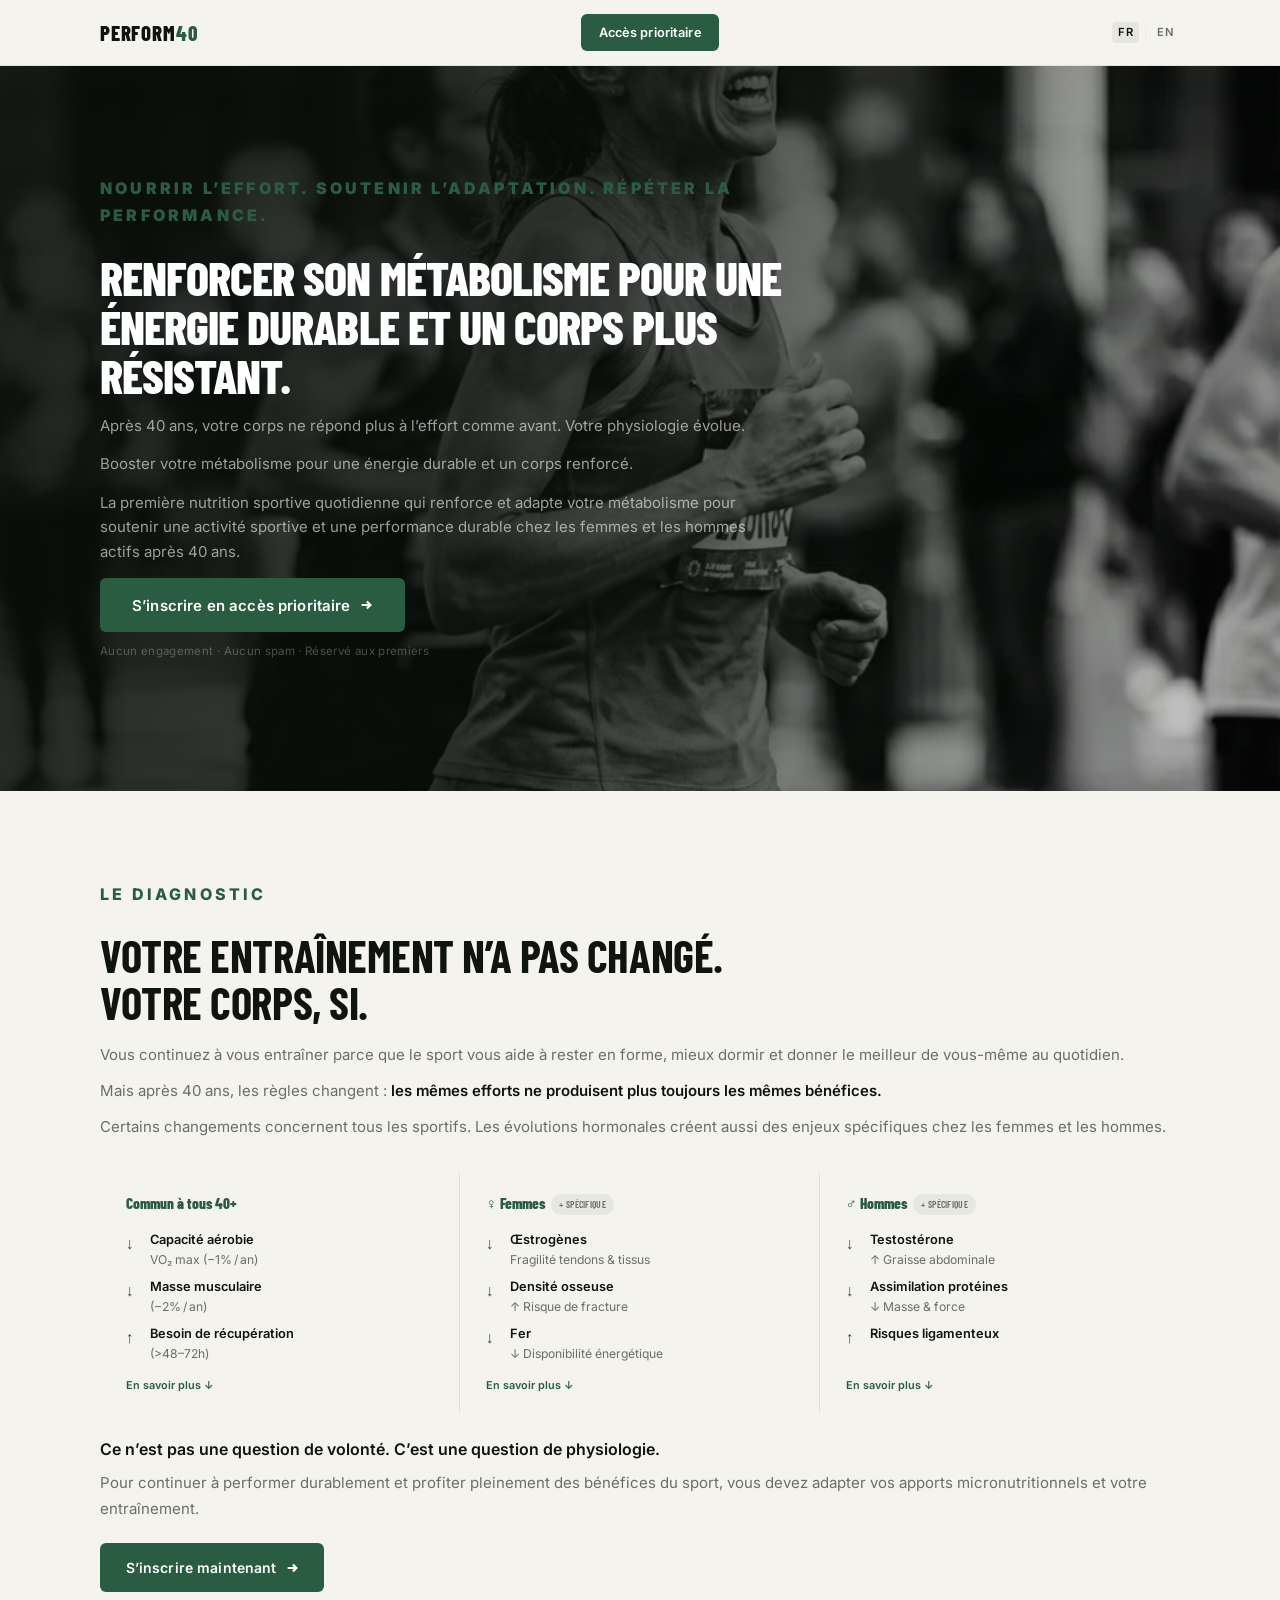
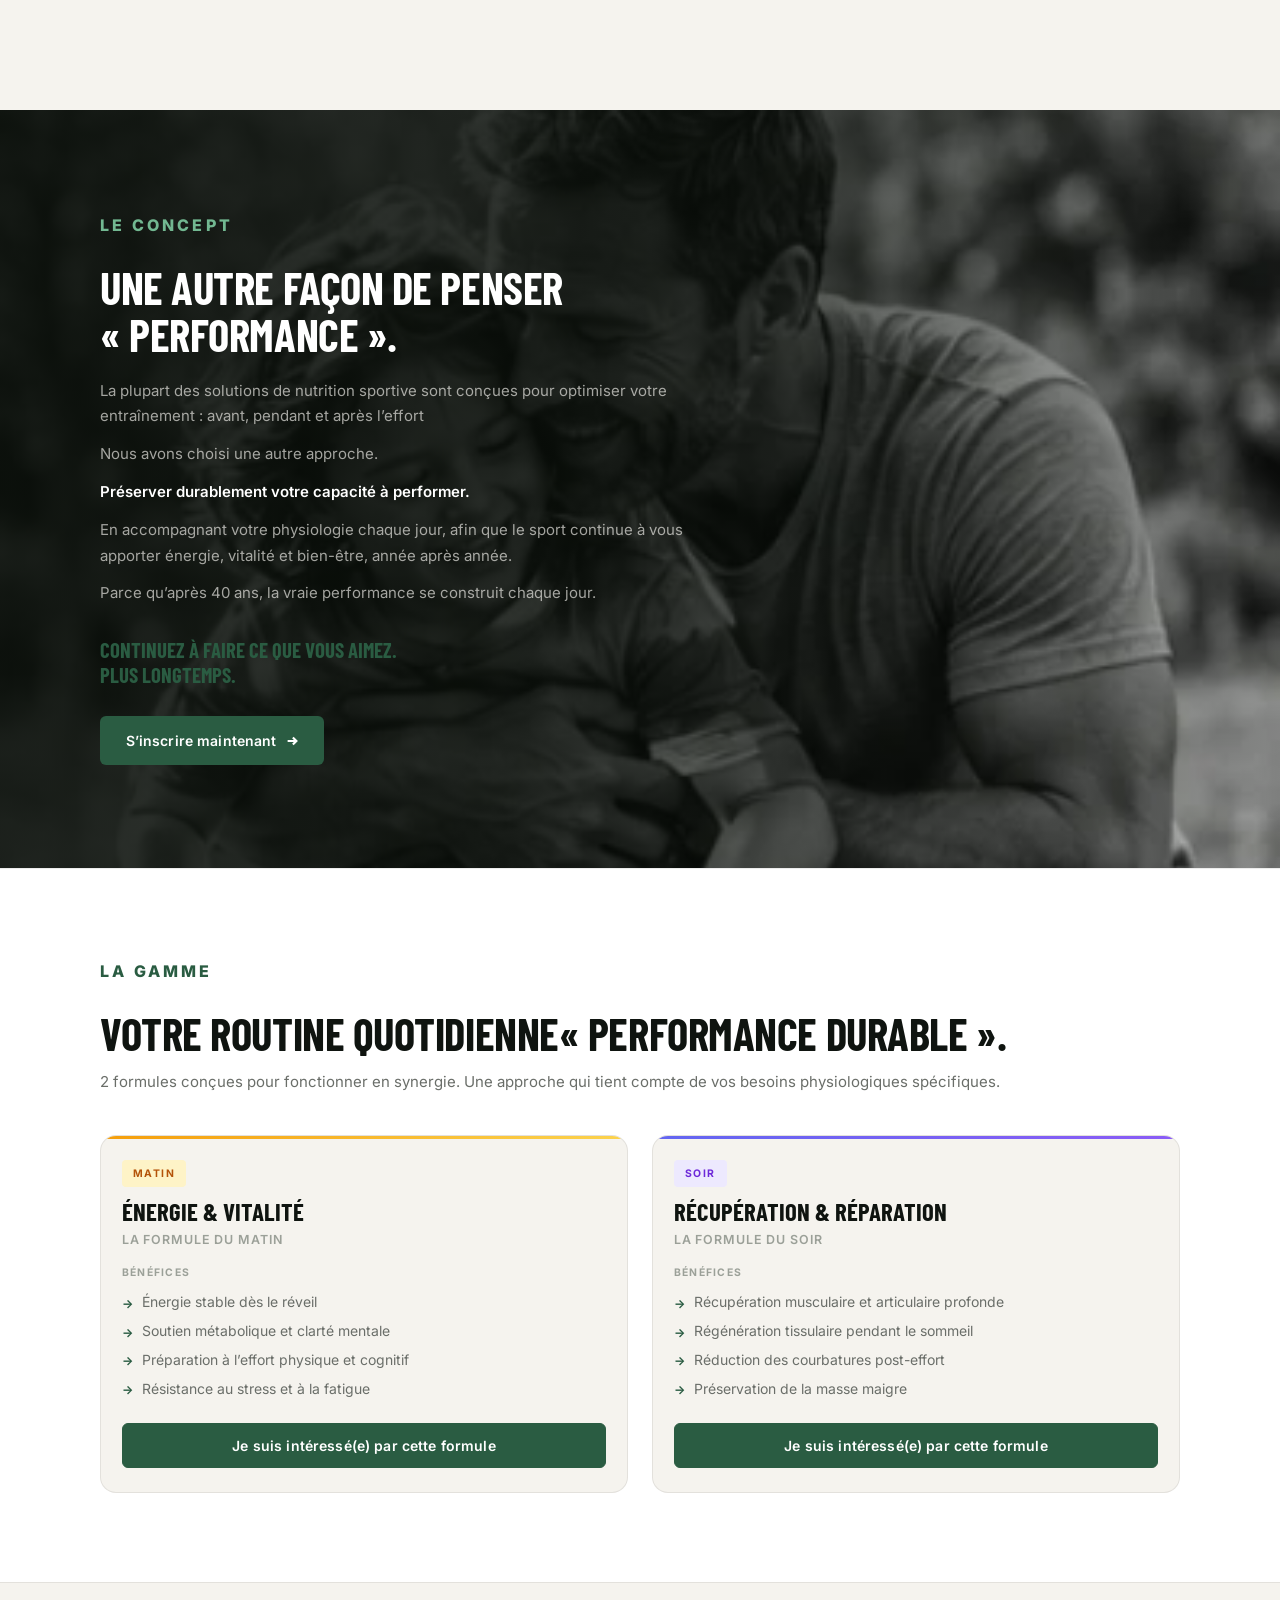
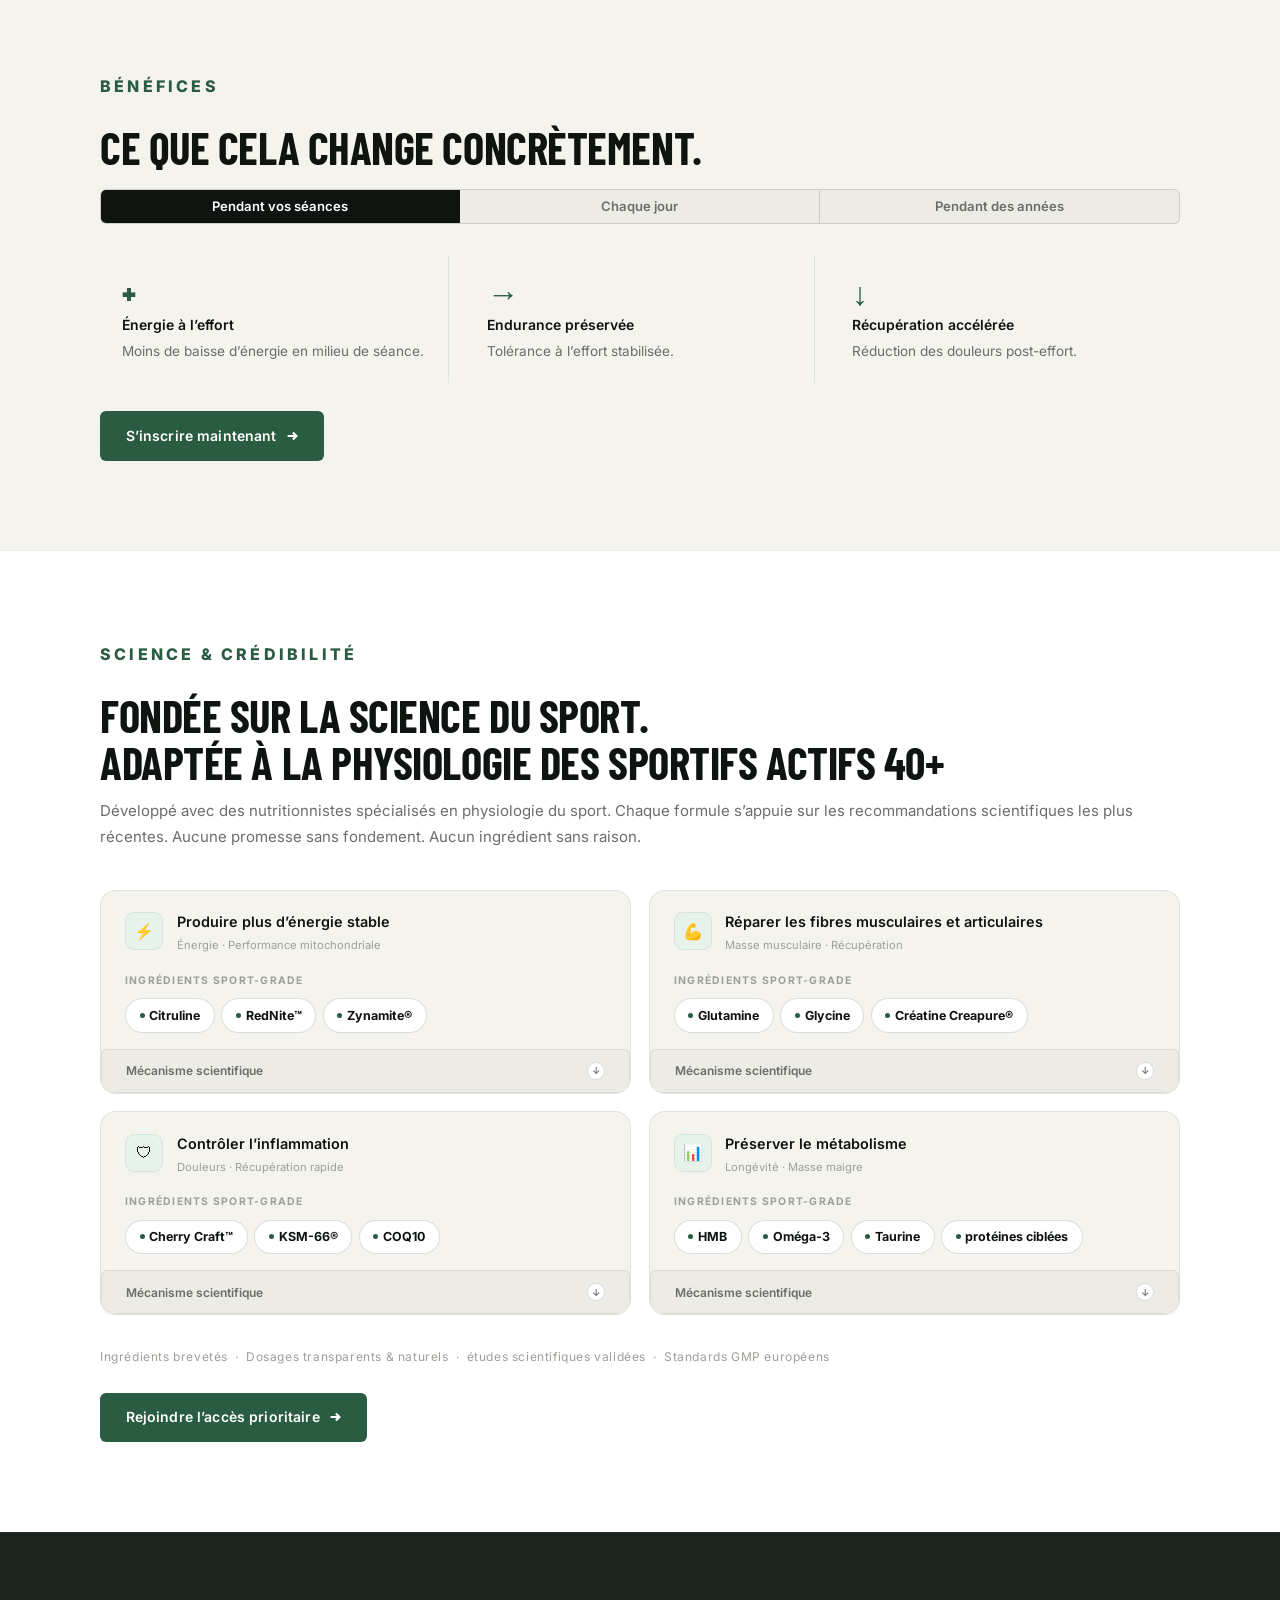
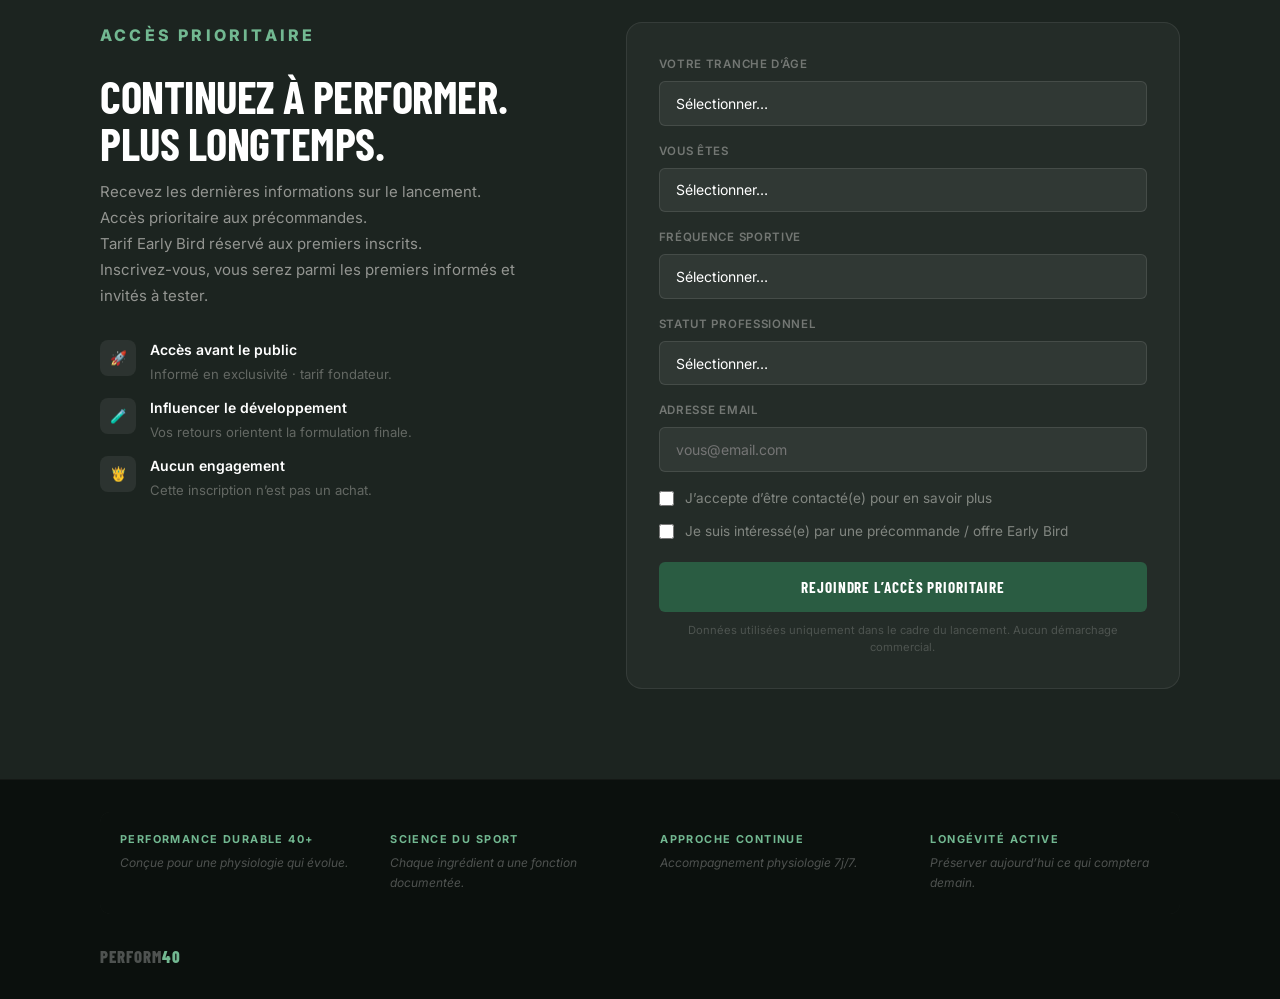
<file: option-a/index.html>
<!DOCTYPE html>
<html lang="fr" data-variant="A-performance" data-current-lang="fr">
<head>
<meta charset="UTF-8">
<!-- Google tag (gtag.js) -->
<script async src="https://www.googletagmanager.com/gtag/js?id=G-FECB9TXHZ6"></script>
<script>
  window.dataLayer = window.dataLayer || [];
  function gtag(){dataLayer.push(arguments);}
  gtag('js', new Date());
  gtag('config', 'G-FECB9TXHZ6', { 'variant': document.documentElement.dataset.variant });
</script>
<!-- End Google tag (gtag.js) -->
<meta name="viewport" content="width=device-width, initial-scale=1.0">
<title>Perform40 — Nutrition de Performance Quotidienne</title>
<link rel="preconnect" href="https://fonts.googleapis.com">
<link rel="preconnect" href="https://fonts.gstatic.com" crossorigin>
<link rel="stylesheet" href="https://fonts.googleapis.com/css2?family=Inter:wght@300;400;500;600;700&family=Barlow+Condensed:wght@600;700;800&display=swap" media="print" onload="this.media='all'">
<noscript><link rel="stylesheet" href="https://fonts.googleapis.com/css2?family=Inter:wght@300;400;500;600;700&family=Barlow+Condensed:wght@600;700;800&display=swap"></noscript>
<style>
/* ══════════════════════════════════════
   TOKENS
══════════════════════════════════════ */
:root{
  --ink:#0F1410; --ink-soft:#1C2420; --cream:#F5F3EE; --off:#EDEBE5;
  --muted:#6A6E69; --faint:#9BA098; --green:#2A5C42; --green-hi:#35704F;
  --green-lo:#E8F2EC; --green-lo2:#D2E6DA; --white:#FFFFFF;
  --border:rgba(15,20,16,.08); --border-m:rgba(15,20,16,.14);
  --shadow:0 2px 8px rgba(15,20,16,.06),0 6px 20px rgba(15,20,16,.05);
  --shadow-lg:0 8px 40px rgba(15,20,16,.12);
  --display:'Barlow Condensed','Arial Narrow',Arial,sans-serif;
  --body:'Inter',-apple-system,BlinkMacSystemFont,sans-serif;
  --max:1080px; --w:calc(100% - 3rem);
  --py:clamp(4rem,7vw,6.5rem);
  --r6:6px; --r12:12px; --r16:16px;
}
*,*::before,*::after{box-sizing:border-box;margin:0;padding:0}
html{scroll-behavior:smooth}
body{font-family:var(--body);font-size:16px;line-height:1.7;color:var(--ink);background:var(--cream);-webkit-font-smoothing:antialiased;-moz-osx-font-smoothing:grayscale}
.wrap{width:var(--w);max-width:var(--max);margin-inline:auto}
section{padding:var(--py) 0}
img,svg{display:block;max-width:100%}

/* ══════════════════════════════════════
   TYPE SCALE — unified
══════════════════════════════════════ */
h1{font-family:var(--display);font-size:clamp(1.9rem,3.8vw,3rem);font-weight:800;line-height:1.02;text-transform:uppercase;letter-spacing:-.02em}
h2{font-family:var(--display);font-size:clamp(1.75rem,3.8vw,2.8rem);font-weight:700;line-height:1.05;text-transform:uppercase;letter-spacing:-.01em}
h3{font-size:.9375rem;font-weight:600;line-height:1.4;color:var(--ink)}
h4{font-size:.875rem;font-weight:600;line-height:1.4;color:var(--ink)}
p,li{font-size:.9375rem;color:var(--muted);line-height:1.72}
.lead{font-size:1.05rem;color:var(--ink-soft);line-height:1.75}
strong{font-weight:600;color:var(--ink)}
.eyebrow{display:block;font-size:13px;font-weight:800;letter-spacing:.2em;text-transform:uppercase;color:var(--green);margin-bottom:1.2rem}

/* ══════════════════════════════════════
   BUTTONS — one system
══════════════════════════════════════ */
.cta,.cta-ghost{
  display:inline-flex;align-items:center;gap:.5rem;
  font-family:var(--body);font-size:.875rem;font-weight:600;
  padding:.8rem 1.6rem;border-radius:var(--r6);border:none;
  cursor:pointer;text-decoration:none;letter-spacing:.01em;white-space:nowrap;
  transition:background .15s,transform .15s,box-shadow .15s,border-color .15s;
}
.cta svg,.cta-ghost svg{width:14px;height:14px;flex-shrink:0}
.cta{background:var(--green);color:var(--white)}
.cta:hover{background:var(--green-hi);transform:translateY(-1px);box-shadow:0 5px 18px rgba(42,92,66,.3)}
.cta-ghost{background:transparent;color:var(--green);border:1.5px solid var(--green-lo2)}
.cta-ghost:hover{background:var(--green-lo);border-color:var(--green)}
.cta-hero{font-size:.9375rem;padding:.9rem 2rem}
.cta-nav{font-size:.8rem;padding:.5rem 1.1rem}
.cta-submit{width:100%;justify-content:center;font-family:var(--display);font-size:.95rem;font-weight:700;text-transform:uppercase;letter-spacing:.06em;padding:1rem}
.cta-interest{width:100%;justify-content:center}
.cta-interest.done{background:var(--green-lo);border-color:var(--green);color:var(--green);pointer-events:none}

/* ══════════════════════════════════════
   NAV
══════════════════════════════════════ */
nav{position:sticky;top:0;z-index:100;background:rgba(245,243,238,.95);backdrop-filter:blur(14px);-webkit-backdrop-filter:blur(14px);border-bottom:1px solid var(--border);padding:.85rem 0}
section[id]{scroll-margin-top:76px}
.form-box{scroll-margin-top:96px}
.nav-in{display:flex;align-items:center;justify-content:space-between}
.logo{font-family:var(--display);font-size:1.3rem;font-weight:800;color:var(--ink);text-decoration:none;letter-spacing:.04em;text-transform:uppercase}
.logo em{color:var(--green);font-style:normal}

/* ══════════════════════════════════════
   1. HERO
══════════════════════════════════════ */
#hero{position:relative;display:flex;align-items:flex-start;overflow:hidden}
.hero-bg{position:absolute;inset:0;background-size:cover;background-position:center 25%}
.hero-bg::after{content:'';position:absolute;inset:0;background:linear-gradient(105deg,rgba(10,15,10,.91) 0%,rgba(10,15,10,.80) 42%,rgba(10,15,10,.40) 78%,rgba(10,15,10,.18) 100%)}
#hero .wrap{position:relative;z-index:2;padding-top:clamp(1rem,2.5vw,1.5rem);padding-bottom:clamp(2rem,4vw,2.5rem)}
.hero-inner{max-width:740px}
.hero-eyebrow{display:flex;align-items:center;gap:.55rem;font-size:10px;font-weight:700;letter-spacing:.22em;text-transform:uppercase;color:var(--green);margin-bottom:1.5rem}
.hero-eyebrow::before{content:'';width:24px;height:1.5px;background:var(--green)}
#hero h1{color:var(--white);margin-bottom:.85rem}
#hero h1 em{color:var(--green);font-style:normal;display:block}
.hero-sub{font-size:.9375rem;color:rgba(245,243,238,.62);max-width:680px;margin-bottom:.9rem;line-height:1.62}
.hero-cta-row{display:flex;flex-direction:column;align-items:flex-start;gap:.6rem}
.hero-trust{font-size:.72rem;color:rgba(245,243,238,.28);letter-spacing:.03em}

/* ══════════════════════════════════════
   2. PROBLÈME — compact stats
══════════════════════════════════════ */
#probleme{background:var(--cream)}
.pb-header{max-width:660px;margin-bottom:2.5rem}
.pb-header h2{margin-bottom:1rem}
.pb-stats{display:grid;grid-template-columns:repeat(3,1fr);gap:0;margin-bottom:1.75rem}
.pb-stat{background:transparent;padding:1.5rem 1.6rem;cursor:pointer;position:relative;transition:background .15s;display:flex;flex-direction:column;border-right:1px solid var(--border)}
.pb-stat::after{content:'';position:absolute;top:0;left:0;right:0;height:3px;background:var(--green);opacity:0;transition:opacity .2s}
.pb-stat:hover{background:rgba(42,92,66,.04)}
.pb-stat:hover::after,.pb-stat.open::after{opacity:1}
.pb-stat-num{font-family:var(--display);font-size:2.4rem;font-weight:800;color:var(--green);line-height:1;margin-bottom:.5rem}
.pb-stat h3{margin-bottom:.3rem;font-size:.875rem}
.pb-stat p{font-size:.875rem;color:var(--muted)}
.pb-detail{font-size:.85rem;color:var(--muted);max-height:0;overflow:hidden;line-height:1.65;transition:max-height .35s ease,margin-top .35s;border-top:0 solid var(--border)}
.pb-stat.open .pb-detail{max-height:140px;margin-top:.75rem;padding-top:.75rem;border-top-width:1px}
.pb-toggle{font-size:.68rem;color:var(--green);font-weight:600;margin-top:.6rem;display:block}
.pb-stat.open .pb-toggle{display:none}

/* Diagnostic footer — light, no dark block */
.pb-footer{margin-bottom:1.75rem}
.pb-footer-statement{font-size:1rem;font-weight:600;color:var(--ink);margin-bottom:.4rem}
.pb-footer-sub{font-size:.9375rem;color:var(--muted);margin-bottom:1.35rem}

/* ══════════════════════════════════════
   3. CONCEPT — full-bleed photo section
══════════════════════════════════════ */
/* Full viewport-width dark section with photo BG */
#concept{
  position:relative;overflow:hidden;
  min-height:80vh;
  display:flex;align-items:center;
  padding:0;
}
.concept-bg{position:absolute;inset:0;background-size:cover;background-position:center 35%}
.concept-bg::after{content:'';position:absolute;inset:0;background:linear-gradient(105deg,rgba(10,15,10,.93) 0%,rgba(10,15,10,.82) 45%,rgba(10,15,10,.45) 78%,rgba(10,15,10,.20) 100%)}
#concept .wrap{position:relative;z-index:2;padding-top:clamp(4rem,8vw,7rem);padding-bottom:clamp(4rem,8vw,7rem)}
.concept-inner{max-width:640px}
.concept-inner .eyebrow{color:#72B891}
#concept h2{color:var(--white);margin-bottom:1.25rem}
.concept-body{display:flex;flex-direction:column;gap:.75rem;margin-bottom:2rem}
.concept-body p{font-size:.9375rem;color:rgba(245,243,238,.65);line-height:1.72}
.concept-body strong{color:var(--white)}
.concept-tagline{font-family:var(--display);font-size:1.3rem;font-weight:700;text-transform:uppercase;color:var(--green);line-height:1.2;margin-bottom:1.75rem}

/* ══════════════════════════════════════
   4. COMPARE — standalone section
══════════════════════════════════════ */
/* ══════════════════════════════════════
   DIAGNOSTIC — multi-cartes Commun / Femmes / Hommes
   (utilisé par Option A ; classes inertes si absentes du HTML d'une page)
══════════════════════════════════════ */
.hero-territory{
  /* Typographie strictement identique à .eyebrow (<span data-fr="Le diagnostic" data-en="The diagnosis">Le diagnostic</span>, etc.) :
     family, taille, letter-spacing, casse et couleur hérités tels quels.
     Seule différence volontaire : plus gras, pour plus de présence. */
  display:flex;align-items:center;
  font-weight:900;
  margin-bottom:1.25rem;
}
.hero-sub strong{color:var(--off);font-weight:700}

/* Territoire remonté significativement dans la zone vide du Hero — Option A
   uniquement, desktop ET mobile. Le Hero n'est plus centré verticalement
   (ancré en haut), et l'espace au-dessus du label est fortement réduit
   pour qu'il utilise l'espace déjà disponible, sans déplacer la headline. */
html[data-variant="A-performance"] #hero{align-items:flex-start}
html[data-variant="A-performance"] #hero .wrap{padding-top:clamp(.8rem,2vw,1.2rem)}

@media(max-width:900px){
  /* Mobile : label plus petit qu'actuellement, remonté dans la zone vide */
  html[data-variant="A-performance"] .hero-territory{
    font-size:11px;
    margin-bottom:1.4rem;
  }
  html[data-variant="A-performance"] #hero .wrap{padding-top:clamp(.6rem,2.5vw,1rem)}
}
html[data-variant="B-recovery"] #hero{align-items:flex-start}
html[data-variant="B-recovery"] #hero .wrap{padding-top:clamp(.8rem,2vw,1.2rem)}
@media(max-width:900px){
  html[data-variant="B-recovery"] #hero .wrap{padding-top:clamp(.6rem,2.5vw,1rem)}
}

@media(min-width:901px){
  .hero-territory{margin-bottom:1.6rem}
}
.pb-stat-label{
  display:flex;align-items:center;gap:.4rem;flex-wrap:wrap;
  font-family:var(--display);
  font-size:.95rem;font-weight:800;
  color:var(--green);
  margin-bottom:.9rem;
}
.pb-stat-plus{
  font-style:normal;
  font-size:.6rem;
  font-weight:600;
  letter-spacing:.03em;
  color:var(--muted);
  text-transform:uppercase;
  background:rgba(42,92,66,.08);
  padding:.15rem .5rem;
  border-radius:100px;
}
.pb-stat-rows{display:flex;flex-direction:column;gap:.65rem;margin-bottom:.2rem}
.pb-stat-row{display:flex;align-items:flex-start;gap:.55rem}
.pb-arrow{font-family:var(--display);font-weight:800;font-size:1rem;line-height:1.35;flex-shrink:0;width:1rem;color:var(--green)}
.pb-stat-row strong{display:block;font-size:.8rem;font-weight:600;color:var(--ink);line-height:1.3}
.pb-stat-value{display:block;font-size:.76rem;color:var(--muted);margin-top:.1rem}

.pb-difftabs{display:none}

/* Compaction de la zone Diagnostic — Option A uniquement (~15-20%), desktop + mobile */
html[data-variant="A-performance"] #probleme .pb-header{margin-bottom:2rem}
html[data-variant="A-performance"] #probleme .pb-stats{margin-bottom:1.4rem}
html[data-variant="A-performance"] #probleme .pb-stat{padding:1.2rem 1.6rem}
html[data-variant="A-performance"] #probleme .pb-stat-rows{gap:.52rem}
html[data-variant="A-performance"] #probleme .pb-toggle{margin-top:.48rem}
@media(max-width:640px){
  html[data-variant="A-performance"] #probleme .pb-stat{padding:1rem 0}
  html[data-variant="A-performance"] #probleme .pb-difftabs{margin-bottom:.8rem}
}

@media(max-width:640px){
  /* Headline diagnostic : plus compacte sur mobile uniquement (desktop inchangé) */
  #probleme .pb-header h2{
    font-size:1.32rem;
    line-height:1.12;
    letter-spacing:-.015em;
  }

  /* Onglets <span data-fr="Commun 40+" data-en="Common 40+">Commun 40+</span> / Femmes / Hommes — un seul composant compact */
  .pb-difftabs{
    display:flex;gap:.4rem;margin-bottom:1rem;
  }
  .pb-difftab{
    flex:1;font-family:var(--body);font-size:.72rem;font-weight:600;
    padding:.6rem .3rem;border:1px solid var(--border);border-radius:8px;
    background:transparent;color:var(--muted);cursor:pointer;text-align:center;
  }
  .pb-difftab.on{background:var(--green);color:#fff;border-color:var(--green)}

  .pb-diag-card{display:none}
  .pb-diag-card.pb-active{display:flex}
}


#compare{background:var(--cream);padding:var(--py) 0}
.compare-head{margin-bottom:.9rem;max-width:660px}
.compare-img{border-radius:var(--r16);overflow:hidden;box-shadow:var(--shadow-lg)}
.compare-img img{width:100%;height:auto;display:block}

/* ══════════════════════════════════════
   5. GAMME
══════════════════════════════════════ */
#gamme{background:var(--white);border-top:1px solid var(--border)}
.gamme-intro{max-width:540px;margin:.8rem 0 2.5rem}
.gamme-grid{display:grid;grid-template-columns:1fr 1fr;gap:1.5rem}
.gcard{background:var(--cream);border:1px solid var(--border);border-radius:var(--r16);padding:1.5rem 1.3rem;display:flex;flex-direction:column;transition:box-shadow .2s,transform .15s;position:relative;overflow:hidden}
.gcard::before{content:'';position:absolute;top:0;left:0;right:0;height:3px}
.gcard-am::before{background:linear-gradient(90deg,#F59E0B,#FCD34D)}
.gcard-pm::before{background:linear-gradient(90deg,#6366F1,#8B5CF6)}
.gcard:hover{box-shadow:var(--shadow-lg);transform:translateY(-2px)}
.gcard-timing{font-size:.65rem;font-weight:700;letter-spacing:.14em;text-transform:uppercase;padding:.28rem .7rem;border-radius:4px;display:inline-block;margin-bottom:.7rem;width:fit-content}
.t-am{background:#FEF3C7;color:#B45309}
.t-pm{background:#EDE9FE;color:#6D28D9}
.gcard-name{font-family:var(--display);font-size:1.55rem;font-weight:700;text-transform:uppercase;color:var(--ink);margin-bottom:.25rem;line-height:1.1}
.gcard-sub{font-size:.78rem;font-weight:600;letter-spacing:.07em;text-transform:uppercase;color:var(--faint);margin-bottom:.85rem}
.gcard-label{font-size:.65rem;font-weight:700;letter-spacing:.12em;text-transform:uppercase;color:var(--faint);margin-bottom:.6rem;display:block}
.gcard-benefits{list-style:none;flex:1;display:flex;flex-direction:column;gap:.45rem;margin-bottom:1.5rem}
.gcard-benefits li{display:flex;align-items:flex-start;gap:.55rem;font-size:.875rem;color:var(--muted);line-height:1.5}
.gcard-benefits li::before{content:'\2192';color:var(--green);flex-shrink:0;font-size:.75rem;margin-top:.22rem;font-weight:700}

/* ══════════════════════════════════════
   6. BÉNÉFICES — compact
══════════════════════════════════════ */
#benefices{background:var(--cream);border-top:1px solid var(--border)}
.btabs{display:flex;gap:.35rem;margin:1.1rem 0 2rem;flex-wrap:wrap}
.btab{padding:.5rem 1.2rem;border-radius:var(--r6);border:1.5px solid var(--border-m);background:transparent;font-size:.82rem;font-weight:600;cursor:pointer;font-family:var(--body);color:var(--muted);transition:all .15s}
.btab.on{background:var(--ink);color:var(--white);border-color:var(--ink)}
.bpanel{display:none}
.bpanel.on{display:grid;grid-template-columns:repeat(3,1fr);gap:1rem}
.bcard{padding:1.25rem 1.35rem;background:transparent;border-radius:0;border:none;border-right:1px solid var(--border)}
.bcard-sym{font-family:var(--display);font-size:2rem;font-weight:800;color:var(--green);line-height:1;margin-bottom:.4rem}
.bcard h3{font-size:.875rem;margin-bottom:.35rem}
.bcard p{font-size:.85rem}
.benefices-cta{margin-top:1.75rem}

/* ══════════════════════════════════════
   7. SCIENCE
══════════════════════════════════════ */
#science{background:var(--white);border-top:1px solid var(--border)}
.sci-head{max-width:580px;margin-bottom:2.5rem}
.sci-head p{margin-top:.75rem}
.sci-grid{display:grid;grid-template-columns:1fr 1fr;gap:1.1rem;margin-bottom:1.85rem}
.sci-card{background:var(--cream);border:1.5px solid var(--border);border-radius:var(--r16);overflow:hidden;transition:border-color .2s,box-shadow .2s,transform .15s;cursor:pointer;display:flex;flex-direction:column}
.sci-card:hover{border-color:var(--green-lo2);box-shadow:0 4px 20px rgba(42,92,66,.09);transform:translateY(-1px)}
.sci-card.open{border-color:var(--green);box-shadow:0 6px 28px rgba(42,92,66,.11)}
.sci-card-head{display:flex;align-items:flex-start;gap:.85rem;padding:1.35rem 1.5rem 1rem}
.sci-card-icon{width:38px;height:38px;flex-shrink:0;border-radius:9px;background:var(--green-lo);border:1px solid var(--green-lo2);display:flex;align-items:center;justify-content:center;font-size:1rem;transition:background .2s}
.sci-card:hover .sci-card-icon,.sci-card.open .sci-card-icon{background:var(--green-lo2)}
.sci-card-label{flex:1}
.sci-card-label h3{font-size:.9rem;margin-bottom:.25rem}
.sci-tag{font-size:.7rem;color:var(--faint)}
.sci-ingr-section{padding:0 1.5rem 1rem}
.sci-ingr-label{font-size:.65rem;font-weight:700;letter-spacing:.12em;text-transform:uppercase;color:var(--faint);margin-bottom:.55rem;display:block}
.sci-ingr-list{display:flex;flex-wrap:wrap;gap:.4rem}
.sci-ingr-pill{display:inline-flex;align-items:center;gap:.3rem;font-size:.78rem;font-weight:700;color:var(--ink);background:var(--white);border:1.5px solid var(--border-m);padding:.35rem .85rem;border-radius:100px;transition:all .15s}
.sci-ingr-pill::before{content:'';width:5px;height:5px;border-radius:50%;background:var(--green);flex-shrink:0}
.sci-card:hover .sci-ingr-pill,.sci-card.open .sci-ingr-pill{background:var(--green-lo);border-color:var(--green-lo2);color:var(--green)}


.sci-card.open 

.sci-card.open 

.sci-card.open 
.sci-footer{text-align:center;padding-top:.25rem}
.sci-tagline{font-size:.75rem;color:var(--faint);letter-spacing:.05em;line-height:2;margin-bottom:1.5rem}

/* ══════════════════════════════════════
   8. ACCÈS
══════════════════════════════════════ */
#acces{background:var(--ink-soft);border-top:1px solid rgba(255,255,255,.05)}
#acces .eyebrow{color:#72B891}
#acces h2{color:var(--white)}
.acces-intro-block{max-width:580px;margin-bottom:2.75rem}
.acces-intro{font-size:.9375rem;color:rgba(245,243,238,.55);margin:.75rem 0 0;line-height:1.72}
.acces-layout{display:grid;grid-template-columns:1fr 1.2fr;gap:4.5rem;align-items:flex-start}
.acces-layout>*{margin-top:0}
.acces-bullets{display:flex;flex-direction:column;gap:.8rem;margin-bottom:2rem}
.ab{display:flex;gap:.85rem;align-items:flex-start}
.ab-ic{width:36px;height:36px;flex-shrink:0;border-radius:8px;background:rgba(255,255,255,.07);display:flex;align-items:center;justify-content:center;font-size:.85rem}
.ab-text h4{font-size:.875rem;font-weight:600;color:var(--white);margin-bottom:.18rem}
.ab-text p{font-size:.82rem;color:rgba(245,243,238,.33)}
.form-box{background:rgba(255,255,255,.04);border:1px solid rgba(255,255,255,.08);border-radius:var(--r16);padding:2rem}
.fg{margin-bottom:1rem}
.fg label{display:block;font-size:.72rem;font-weight:600;color:rgba(245,243,238,.38);margin-bottom:.4rem;letter-spacing:.06em;text-transform:uppercase}
.fg select,.fg input[type=email]{width:100%;padding:.8rem 1rem;background:rgba(255,255,255,.06);border:1px solid rgba(255,255,255,.1);border-radius:var(--r6);color:var(--white);font-family:var(--body);font-size:.875rem;outline:none;transition:border-color .2s;-webkit-appearance:none;appearance:none}
.fg select:focus,.fg input[type=email]:focus{border-color:#72B891;background:rgba(255,255,255,.09)}
.fg select option{background:#1A2420;color:var(--white)}
.checks{display:flex;flex-direction:column;gap:.75rem;margin-bottom:1.25rem}
.chk{display:flex;align-items:flex-start;gap:.7rem;cursor:pointer}
.chk input{width:15px;height:15px;flex-shrink:0;accent-color:var(--green);margin-top:.22rem;cursor:pointer}
.chk span{font-size:.85rem;color:rgba(245,243,238,.45);line-height:1.55}
.form-legal{font-size:.7rem;color:rgba(245,243,238,.2);margin-top:.6rem;text-align:center;line-height:1.55}
#successMsg{display:none;padding:2rem;background:rgba(42,92,66,.2);border:1px solid rgba(114,184,145,.3);border-radius:var(--r12);text-align:center}
#successMsg .big{font-size:1rem;font-weight:600;color:#A8D4B8;margin-bottom:.35rem}
#successMsg .small{font-size:.85rem;color:rgba(168,212,184,.45)}

/* FOOTER */
footer{background:#0B100D;padding:2rem 0;border-top:1px solid rgba(255,255,255,.04)}
.foot-top{display:grid;grid-template-columns:repeat(4,1fr);gap:.5px;background:rgba(255,255,255,.05);border-radius:10px;overflow:hidden;margin-bottom:1.75rem}
.foot-pillar{padding:1.25rem;background:#0B100D}
.foot-pillar h4{font-size:.68rem;font-weight:700;letter-spacing:.13em;color:#72B891;text-transform:uppercase;margin-bottom:.35rem}
.foot-pillar p{font-size:.75rem;color:rgba(255,255,255,.28);font-style:italic}
.foot-bottom{display:flex;align-items:center;justify-content:space-between}
.foot-logo{font-family:var(--display);font-size:1.05rem;font-weight:800;color:rgba(255,255,255,.28);text-transform:uppercase;letter-spacing:.06em}
.foot-logo em{color:#72B891;font-style:normal}
.foot-note{font-size:.7rem;color:rgba(255,255,255,.18)}

/* TOAST */

/* ══════════════════════════════════════
   RESPONSIVE — mobile-first
══════════════════════════════════════ */
@media(max-width:900px){
  :root{--w:calc(100% - 2.5rem);--py:clamp(3rem,6vw,5rem)}
  .acces-layout{grid-template-columns:1fr;gap:2.5rem}
  .gamme-grid{grid-template-columns:1fr}
  .foot-top{grid-template-columns:1fr 1fr}
  .bpanel.on{grid-template-columns:1fr}
  #hero,#concept{min-height:auto}
}
@media(max-width:640px){
  :root{--w:calc(100% - 2rem)}
  .pb-stats,.sci-grid{grid-template-columns:1fr}
  .foot-top{grid-template-columns:1fr}
  .form-box{padding:1.5rem}
  /* Hero headline — force 2 clean lines */
  #hero h1{font-size:clamp(1.55rem,6.5vw,1.95rem);letter-spacing:-.015em;line-height:1.06}
  #hero h1 em{display:block}
  .concept-inner{max-width:100%}
  #concept h2{font-size:clamp(1.65rem,7vw,2.2rem)}
  .compare-head{margin-bottom:.75rem}
}
@media(max-width:480px){
  h2{font-size:clamp(1.5rem,6vw,1.85rem)}
  .btabs{flex-wrap:wrap}
  .hero-cta-row{flex-direction:column;align-items:flex-start;gap:.5rem}
  .acces-layout{gap:2rem}
  .bpanel.on{grid-template-columns:1fr;gap:.75rem}
}
@media(prefers-reduced-motion:reduce){*,*::before,*::after{transition-duration:.01ms!important;animation-duration:.01ms!important}html{scroll-behavior:auto}}
:focus-visible{outline:2px solid var(--green);outline-offset:3px;border-radius:3px}

/* ════════════════════════════════════════
   COMPARE IMAGE
════════════════════════════════════════ */
/* Image wrapper — no bg, blends with cream page */
.ct-img-wrap {
  width: 100%;
  max-width: 1080px;
  margin: 0 auto;
  line-height: 0;          /* removes inline-block gap */
}
.ct-img-wrap img {
  width: 100%;
  height: auto;
  display: block;
  border-radius: 14px;
  /* mix-blend-mode:multiply makes the near-white image bg
     invisible against the cream page (#F5F3EE), no white box */
  mix-blend-mode: multiply;
}

/* Hide old compare table components if they exist */
.ct, .cmp-table, .cmp-mobile, .cmp-matrix { display: none !important; }

@media (prefers-reduced-motion: reduce) {}


/* ════ HEADER ROW ════ */
/* "NUTRITION SPORTIVE TRADITIONNELLE" — fond gris clair, texte foncé */
/* spacer entre les deux headers (colonne icône) */
/* "NUTRITION SPORTIVE 40+" — fond vert foncé, texte blanc */

/* ════ DATA ROWS ════ */

/* ── cellule gauche (traditionnelle) ── */

/* texte "traditionnel" : normal weight, gris moyen */
/* texte "40+" : bold, plus foncé */

/* ── colonne du milieu (pointillés + icône) ── */
/* pointillés horizontaux */
/* cercle icône */

/* ── sous-icônes ligne 4 ── */
/* batterie côté gauche : icône plus petite et en gris */

/* dernière ligne : plus de padding en bas */
/* ════ MOBILE ≤640px ════ */
@media (max-width: 640px) {
  /* Header : 2 colonnes, sans le spacer */
  
  
  
  
  

  /* Rows : empilement vertical (gauche → icône → droite) */
  
  
  

  /* colonne milieu en mobile : ligne centrale avec icône centré */
  
  

  
  
  
  
}

/* ── masquer les anciens composants compare ── */
.cmp-table, .cmp-mobile, .cmp-matrix { display: none !important; }

/* ── prefers-reduced-motion ── */
@media (prefers-reduced-motion: reduce) {
  
}


/* ════════════════════════════════════════
   BÉNÉFICES — compact mobile
════════════════════════════════════════ */
@media(max-width:640px){
  /* Reduce vertical breathing */
  #benefices .btabs{margin:.7rem 0 1rem}
  #benefices .benefices-cta{margin-top:1.25rem}

  /* Compact bpanel: rows not columns, no card background — overrides grid */
  .bpanel.on{
    display:block!important;
  }
  .bcard{
    display:flex;align-items:flex-start;gap:.75rem;
    padding:.85rem 1rem;
    background:transparent;
    border-radius:0;
    border:none;
    border-bottom:1px solid var(--border);
    line-height:1.5;
  }
  .bcard:last-child{border-bottom:none}
  .bcard-sym{
    font-size:1.35rem;font-weight:800;
    color:var(--green);line-height:1;
    flex-shrink:0;width:1.75rem;text-align:center;
    margin-bottom:0;margin-top:.1rem;
  }
  .bcard-content{flex:1}
  .bcard h3{font-size:.875rem;margin-bottom:.2rem;line-height:1.3}
  .bcard p{font-size:.82rem;line-height:1.5;margin:0}
}

/* Tab fade transition */
.bpanel{opacity:0;transition:opacity .22s ease}
.bpanel.on{opacity:1}

/* Reduced motion */
@media(prefers-reduced-motion:reduce){
  .cmp-row,.cmp-card,.bpanel{transition:none!important;opacity:1!important;transform:none!important}
}

/* ════════════════════════════════════════
   COMPARE COMPONENT v2
════════════════════════════════════════ */
/* ── DESKTOP TABLE ── */
.cmp-table{border-radius:var(--r16);overflow:hidden;border:1px solid var(--border);box-shadow:var(--shadow)}
.cmp-headers{display:grid;grid-template-columns:160px 1fr 44px 1fr;background:var(--off)}
.cmp-th{padding:.65rem 1.2rem;font-size:.7rem;font-weight:700;letter-spacing:.09em;text-transform:uppercase;line-height:1.35}
.cmp-th-criteria{color:transparent;font-size:.65rem}
.cmp-th-trad{color:var(--muted)}
.cmp-th-center{display:flex;align-items:center;justify-content:center}
.cmp-th-40{background:var(--green);color:var(--white)}
.cmp-row{
  display:grid;grid-template-columns:160px 1fr 44px 1fr;
  border-top:1px solid var(--border);
  opacity:0;transform:translateY(10px);
  transition:opacity .38s ease,transform .38s ease;
}
.cmp-row.cmp-vis{opacity:1;transform:translateY(0)}
.cmp-row:hover{background:rgba(42,92,66,.025)}
.cmp-row:hover .cmp-40{background:rgba(42,92,66,.055)}
.cmp-criteria{
  padding:.75rem 1.2rem;display:flex;align-items:center;
  font-size:.68rem;font-weight:700;letter-spacing:.07em;text-transform:uppercase;
  color:var(--faint);border-right:1px solid var(--border);
}
.cmp-cell{padding:.75rem 1.2rem;font-size:.875rem;font-weight:500;display:flex;flex-direction:column;justify-content:center;gap:.45rem}
.cmp-trad{color:var(--muted)}
.cmp-40{color:var(--ink);font-weight:600;background:rgba(42,92,66,.03);transition:background .2s}
.cmp-icon{display:flex;align-items:center;justify-content:center;padding:.5rem 0;border-left:1px solid var(--border);border-right:1px solid var(--border)}
/* Sub-icons */
.cmp-sub-icons{display:flex;flex-wrap:wrap;gap:.4rem .65rem;margin-top:.35rem}
.cmp-sub-icon{display:inline-flex;align-items:center;gap:.28rem;font-size:.7rem;color:var(--muted)}
.cmp-sub-icon--muted svg{opacity:.7}
.cmp-40 .cmp-sub-icon{color:var(--green);font-weight:500}
/* Stagger delays */
.cmp-row[data-cmp-row="0"]{transition-delay:.04s}
.cmp-row[data-cmp-row="1"]{transition-delay:.12s}
.cmp-row[data-cmp-row="2"]{transition-delay:.2s}
.cmp-row[data-cmp-row="3"]{transition-delay:.28s}

/* ── MOBILE MATRIX ── */
.cmp-matrix{display:none}
.cmp-mobile{display:none} /* old mobile cards — hidden */

@media(max-width:640px){
  .cmp-table{display:none}
  .cmp-matrix{
    display:block;
    border:1px solid var(--border);
    border-radius:var(--r12);
    overflow:hidden;
    box-shadow:var(--shadow);
  }
  /* Header row */
  .cmp-mx-header{
    display:grid;grid-template-columns:80px 1fr 1fr;
    background:var(--off);
    border-bottom:1px solid var(--border);
  }
  .cmp-mx-corner{padding:.55rem .65rem;font-size:.62rem;color:transparent}
  .cmp-mx-col-label{
    padding:.55rem .65rem;
    font-size:.65rem;font-weight:700;letter-spacing:.08em;text-transform:uppercase;
    text-align:center;
  }
  .cmp-mx-trad{color:var(--muted)}
  .cmp-mx-40plus{background:var(--green);color:var(--white)}
  /* Data rows */
  .cmp-mx-row{
    display:grid;grid-template-columns:80px 1fr 1fr;
    border-top:1px solid var(--border);
    opacity:0;transform:translateY(8px);
    transition:opacity .35s ease,transform .35s ease;
  }
  .cmp-mx-row.cmp-vis{opacity:1;transform:translateY(0)}
  .cmp-mx-row[data-cmp-row="1"]{transition-delay:.08s}
  .cmp-mx-row[data-cmp-row="2"]{transition-delay:.16s}
  .cmp-mx-row[data-cmp-row="3"]{transition-delay:.24s}
  .cmp-mx-crit{
    padding:.65rem;display:flex;align-items:center;
    font-size:.62rem;font-weight:700;letter-spacing:.05em;text-transform:uppercase;
    color:var(--faint);border-right:1px solid var(--border);
    line-height:1.3;
  }
  .cmp-mx-cell{
    padding:.65rem;font-size:.8rem;line-height:1.4;
    display:flex;align-items:center;
  }
  .cmp-mx-cell-trad{color:var(--muted)}
  .cmp-mx-cell-40{color:var(--green);font-weight:600;background:rgba(42,92,66,.04)}
}

/* ════════════════════════════════════════
   BÉNÉFICES — segmented tabs + compact mobile
════════════════════════════════════════ */
/* Tabs — segmented control always */
.btabs{
  display:grid;grid-template-columns:repeat(3,1fr);
  gap:0;margin:1.1rem 0 2rem;
  background:var(--off);border-radius:var(--r6);
  border:1px solid var(--border-m);overflow:hidden;
}
.btab{
  padding:.55rem .5rem;
  border-radius:0;border:none;border-right:1px solid var(--border-m);
  background:transparent;font-size:.82rem;font-weight:600;
  cursor:pointer;font-family:var(--body);color:var(--muted);
  transition:background .15s,color .15s;
  text-align:center;white-space:nowrap;overflow:hidden;text-overflow:ellipsis;
}
.btab:last-child{border-right:none}
.btab.on{background:var(--ink);color:var(--white)}
.btab-short{display:none}

/* Panels */
.bpanel{display:none;opacity:0;transition:opacity .2s ease}
.bpanel.on{display:grid;grid-template-columns:repeat(3,1fr);gap:1rem;opacity:1}

/* Desktop bcard */
.bcard{padding:1.25rem 1.35rem;background:transparent;border-radius:0;border:none;border-right:1px solid var(--border)}
.bcard-sym{font-family:var(--display);font-size:2rem;font-weight:800;color:var(--green);line-height:1;margin-bottom:.4rem}
.bcard-content h3{font-size:.875rem;margin-bottom:.35rem}
.bcard-content p{font-size:.85rem}

/* Mobile compact bpanel */
@media(max-width:640px){
  #benefices .btabs{margin:.6rem 0 .9rem}
  .btab-full{display:none}
  .btab-short{
    display:block;
    font-size:.72rem;font-weight:600;
    white-space:nowrap;overflow:visible;text-overflow:clip;
  }
  #benefices .btab{padding:.5rem .3rem;overflow:visible;text-overflow:clip;white-space:normal;line-height:1.2}
  .bpanel.on{
    display:block!important;
  }
  .bcard{
    display:flex;align-items:flex-start;gap:.7rem;
    padding:.8rem 1rem;
    background:transparent;border:none;border-radius:0;
    border-bottom:1px solid var(--border);
  }
  .bcard:last-child{border-bottom:none}
  .bcard-sym{
    font-size:1.25rem;font-weight:800;color:var(--green);
    flex-shrink:0;width:1.6rem;text-align:center;
    margin:0;padding-top:.05rem;
  }
  .bcard-content{flex:1}
  .bcard-content h3{font-size:.875rem;margin-bottom:.2rem;line-height:1.3}
  .bcard-content p{font-size:.82rem;line-height:1.5;margin:0;color:var(--muted)}
  .btab{font-size:.75rem;padding:.5rem .35rem}
}

/* Reduced motion */
@media(prefers-reduced-motion:reduce){
  .cmp-row,.cmp-mx-row,.bpanel{transition:none!important;opacity:1!important;transform:none!important}
}


/* Diagnostic — no white card */
.pb-stat:last-child{border-right:none}
@media(max-width:640px){
  .pb-stats{grid-template-columns:1fr}
  .pb-stat{border-right:none;border-bottom:1px solid var(--border);padding:1.25rem 0}
  .pb-stat:last-child{border-bottom:none}
}

/* Bénéfices — no white card, separator only */
.bcard:last-child{border-right:none}
.bcard-sym{margin-bottom:.4rem}
@media(max-width:900px){
  .bcard{border-right:none;border-bottom:1px solid var(--border);padding:.9rem 0}
  .bcard:last-child{border-bottom:none}
}

/* Science — align expand btn at bottom via flex */
.sci-card-head{flex:1}
.sci-ingr-section{margin-top:auto}

/* Ingrédients accordéon — same style as Mécanisme */


.sci-card.ingr-open 

.sci-card.ingr-open 

.sci-card.ingr-open 

/* Gamme — bénéfices accordéon */
.gcard-acc-btn{
  display:flex;align-items:center;justify-content:space-between;
  width:100%;padding:.55rem .8rem;margin-bottom:.4rem;
  background:var(--off);border:none;border-top:1px solid var(--border);border-bottom:1px solid var(--border);
  cursor:pointer;font-family:var(--body);font-size:.72rem;font-weight:700;
  letter-spacing:.1em;text-transform:uppercase;
  color:var(--faint);transition:background .15s,color .15s;border-radius:var(--r6);
}
.gcard-acc-btn:hover{background:var(--green-lo);color:var(--green)}
.gcard.acc-open .gcard-acc-btn{background:var(--green-lo);color:var(--green)}
.gcard-acc-icon{font-size:.75rem;transition:transform .25s;display:inline-block}
.gcard.acc-open .gcard-acc-icon{transform:rotate(180deg)}
.gcard-benefits-wrap{max-height:0;overflow:hidden;transition:max-height .38s ease}
.gcard.acc-open .gcard-benefits-wrap{max-height:300px}

@media(prefers-reduced-motion:reduce){
  .sci-ingr-body,.gcard-benefits-wrap,.sci-ingr-icon,.gcard-acc-icon{transition:none!important}
  
  .gcard-benefits-wrap{max-height:none!important}
}


.sci-ingr-btn, .sci-expand-btn {
  display: flex;
  align-items: center;
  justify-content: space-between;
  width: 100%;
  padding: .75rem 1.5rem;
  background: var(--off);
  border: 1px solid var(--border);
  border-radius: var(--r6);
  cursor: pointer;
  font-family: var(--body);
  font-size: .75rem;
  font-weight: 600;
  color: var(--muted);
  transition: background .15s, color .15s, border-color .15s;
}
.sci-ingr-btn:hover, .sci-expand-btn:hover {
  background: var(--green-lo);
  color: var(--green);
  border-color: var(--green-lo2);
}
.sci-card.ingr-open .sci-ingr-btn {
  background: var(--green-lo);
  color: var(--green);
  border-color: var(--green-lo2);
}
.sci-card.open .sci-expand-btn {
  background: var(--green-lo);
  color: var(--green);
  border-color: var(--green-lo2);
}

.sci-expand-icon, .sci-ingr-icon {
  width: 18px;
  height: 18px;
  border-radius: 50%;
  background: var(--white);
  border: 1.5px solid var(--border-m);
  display: flex;
  align-items: center;
  justify-content: center;
  font-size: .6rem;
  transition: transform .25s, border-color .15s;
  flex-shrink: 0;
}
.sci-card.open .sci-expand-icon, .sci-card.ingr-open .sci-ingr-icon {
  transform: rotate(180deg);
  border-color: var(--green);
}

.sci-ingr-body, .sci-detail {
  max-height: 0;
  overflow: hidden;
  transition: max-height .38s ease, padding .38s ease;
}
.sci-card.ingr-open .sci-ingr-body {
  max-height: 120px;
  padding: .75rem 1.5rem 1rem;
}
.sci-card.open .sci-detail {
  max-height: 80px;
  padding: .75rem 1.5rem 1rem;
}

/* Bénéfices — no white on any breakpoint */
@media (max-width: 640px) {
  .bcard {
    background: transparent !important;
    border: none;
    border-bottom: 1px solid var(--border);
    padding: .8rem 0;
  }
  .bcard:last-child {
    border-bottom: none;
  }
}


/* Science detail — unified typography */
.sci-detail {
  font-family: var(--body);
  font-size: 0.875rem;
  font-weight: 400;
  color: var(--muted);
  line-height: 1.5;
}

/* ══════════════════════════════════════
   DESKTOP REFINEMENTS (≥901px only)
   Hiérarchie des intitulés, largeurs, alignements.
   Textes toujours alignés à gauche (sauf Comparaison,
   seule section explicitement centrée).
   Ne modifie jamais les règles ≤900px.
══════════════════════════════════════ */
@media(min-width:901px){

  /* 1. Intitulés de section — nettement plus visibles */
  .eyebrow{font-size:16px;margin-bottom:1.5rem}

  /* 2. Diagnostic — l'intro utilise toute la largeur du conteneur,
        même point de départ que les 3 chiffres en dessous */
  .pb-header{max-width:none}

  /* 4. Gamme — intro alignée sur toute la largeur des 2 cartes */
  #gamme>.wrap>.eyebrow,
  #gamme>.wrap>h2,
  .gamme-intro{max-width:none}

  /* 5. Science & crédibilité — intro alignée sur toute la largeur
        de la grille de cartes */
  .sci-head{max-width:none}
}

/* Titre Gamme sur une seule ligne uniquement sur les très grands
   écrans (le retour à la ligne reste actif sur desktop plus petit,
   comme demandé) — n'affecte que ce <br>, jamais le texte lui-même */
@media(min-width:1200px){
  .br-lg{display:none}
}

@media(min-width:901px){
  /* 6. Accès prioritaire — 2 colonnes ≈45/55, alignées en haut
        (le bloc titre est déplacé dans la colonne gauche côté HTML,
        identique sur les 2 pages) */
  .acces-layout{grid-template-columns:.9fr 1.1fr}
  .acces-intro-block{margin-bottom:2rem}
}

/* ── Language switcher ── */
.lang-switch{display:flex;align-items:center;gap:.3rem;margin-left:.6rem}
.lang-btn{
  background:none;border:none;padding:.2rem .35rem;
  font-family:var(--body);font-size:.7rem;font-weight:600;letter-spacing:.06em;
  cursor:pointer;color:var(--muted);border-radius:4px;transition:color .15s,background .15s;
}
.lang-btn.lang-active{color:var(--ink);background:rgba(0,0,0,.06)}
.lang-sep{font-size:.65rem;color:var(--border);user-select:none}
@media(max-width:640px){.lang-btn{font-size:.65rem;padding:.15rem .28rem}}

.cta-ghost.cta-interest{background:var(--green);color:var(--white);border-color:var(--green)}
.cta-ghost.cta-interest:hover{background:var(--green-dk,#1a3d2b);border-color:var(--green-dk,#1a3d2b)}
</style>
</head>
<body>

<!-- NAV -->
<nav>
  <div class="wrap nav-in">
    <a class="logo" href="#hero">Perform<em>40</em></a>
    <a class="cta cta-nav" href="#acces" data-cta-location="nav"><span data-fr="Acc&egrave;s prioritaire" data-en="Priority access">Acc&egrave;s prioritaire</span></a>
  <div class="lang-switch" role="group" aria-label="Language">
    <button class="lang-btn lang-active" data-lang="fr" aria-pressed="true">FR</button>
    <span class="lang-sep">|</span>
    <button class="lang-btn" data-lang="en" aria-pressed="false">EN</button>
  </div>
  </div>
</nav>

<!-- ═══ 1. HERO ═══ -->
<section id="hero">
  <div class="hero-bg" style="background-image:url([data-uri])"></div>
  <div class="wrap">
    <div class="hero-inner">
      <span class="eyebrow hero-territory" data-fr="Nourrir l&rsquo;effort. Soutenir l&rsquo;adaptation. R&eacute;p&eacute;ter la performance." data-en="Fuel the effort. Support adaptation. Repeat performance.">Nourrir l&rsquo;effort. Soutenir l&rsquo;adaptation. R&eacute;p&eacute;ter la performance.</span>
      <h1 data-fr="Renforcer son m&eacute;tabolisme pour une &eacute;nergie durable et un corps plus r&eacute;sistant." data-en="Strengthen your metabolism for lasting energy and a more resilient body.">
        Renforcer son m&eacute;tabolisme pour une &eacute;nergie durable et un corps plus r&eacute;sistant.
      </h1>
      <p class="hero-sub">
          <span data-i18n="a-hero-p1-fr"><span data-fr="Apr&egrave;s 40 ans, votre corps ne r&eacute;pond plus &agrave; l&rsquo;effort comme avant. Votre physiologie &eacute;volue." data-en="After 40, your body no longer responds to exercise the way it used to. Your physiology is changing.">Apr&egrave;s 40 ans, votre corps ne r&eacute;pond plus &agrave; l&rsquo;effort comme avant. Votre physiologie &eacute;volue.</span></span>
          <span data-i18n="a-hero-p1-en" style="display:none">After 40, your body no longer responds to effort the way it used to. Your physiology is changing.</span>
        </p>
        <p class="hero-sub" style="margin-top:.7rem">
          <span data-i18n="a-hero-p2-fr"><span data-fr="Booster votre m&eacute;tabolisme pour une &eacute;nergie durable et un corps renforc&eacute;." data-en="Boost your metabolism for lasting energy and a stronger body.">Booster votre m&eacute;tabolisme pour une &eacute;nergie durable et un corps renforc&eacute;.</span></span>
          <span data-i18n="a-hero-p2-en" style="display:none">Boost your metabolism for lasting energy and a stronger body.</span>
        </p>
        <p class="hero-sub" style="margin-top:.7rem">
          <span data-fr="La premi&egrave;re nutrition sportive quotidienne qui renforce et adapte votre m&eacute;tabolisme pour soutenir une activit&eacute; sportive et une performance durable chez les femmes et les hommes actifs apr&egrave;s 40 ans." data-en="The first daily sports nutrition solution designed to strengthen and support your metabolism for lasting activity and performance in active women and men over 40.">La premi&egrave;re nutrition sportive quotidienne qui renforce et adapte votre m&eacute;tabolisme pour soutenir une activit&eacute; sportive et une performance durable chez les femmes et les hommes actifs apr&egrave;s 40 ans.</span>
        </p>
      <div class="hero-cta-row">
        <a class="cta cta-hero" href="#acces" data-cta-location="hero">
          <span data-fr="S&rsquo;inscrire en acc&egrave;s prioritaire" data-en="Get priority access">S&rsquo;inscrire en acc&egrave;s prioritaire</span>
          <svg viewBox="0 0 16 16" fill="none" stroke="currentColor" stroke-width="2.5"><path d="M3 8h10M9 4l4 4-4 4"/></svg>
        </a>
        <span class="hero-trust"><span data-fr="Aucun engagement &middot; Aucun spam &middot; R&eacute;serv&eacute; aux premiers" data-en="No commitment · No spam · Limited early access">Aucun engagement &middot; Aucun spam &middot; R&eacute;serv&eacute; aux premiers</span></span>
      </div>
    </div>
  </div>
</section>

<!-- ═══ 2. PROBLÈME ═══ -->
<section id="probleme">
  <div class="wrap">
    <span class="eyebrow"><span data-fr="Le diagnostic" data-en="The diagnosis">Le diagnostic</span></span>
    <div class="pb-header">
      <h2><span data-fr="Votre entra&icirc;nement n&rsquo;a pas chang&eacute;.<br>Votre corps, si." data-en="Your training hasn’t changed.<br>Your body has.">Votre entra&icirc;nement n&rsquo;a pas chang&eacute;.<br>Votre corps, si.</span></h2>
      <p style="margin-top:.9rem"><span data-fr="Vous continuez &agrave; vous entra&icirc;ner parce que le sport vous aide &agrave; rester en forme, mieux dormir et donner le meilleur de vous-m&ecirc;me au quotidien." data-en="You keep training because sport helps you stay fit, sleep better and perform at your best every day.">Vous continuez &agrave; vous entra&icirc;ner parce que le sport vous aide &agrave; rester en forme, mieux dormir et donner le meilleur de vous-m&ecirc;me au quotidien.</span></p>
      <p style="margin-top:.65rem"><span data-fr="Mais apr&egrave;s 40 ans, les r&egrave;gles changent&nbsp;: <strong>les m&ecirc;mes efforts ne produisent plus toujours les m&ecirc;mes b&eacute;n&eacute;fices.</strong>" data-en="But after 40, the rules change: <strong>the same effort doesn’t always deliver the same benefits.</strong>">Mais apr&egrave;s 40 ans, les r&egrave;gles changent&nbsp;: <strong>les m&ecirc;mes efforts ne produisent plus toujours les m&ecirc;mes b&eacute;n&eacute;fices.</strong></span></p>
      <p style="margin-top:.65rem"><span data-fr="Certains changements concernent tous les sportifs. Les &eacute;volutions hormonales cr&eacute;ent aussi des enjeux sp&eacute;cifiques chez les femmes et les hommes." data-en="Some changes affect all athletes. Hormonal changes also create specific challenges for women and men.">Certains changements concernent tous les sportifs. Les &eacute;volutions hormonales cr&eacute;ent aussi des enjeux sp&eacute;cifiques chez les femmes et les hommes.</span></p>
    </div>
    <div class="pb-difftabs" role="tablist" aria-label="Choisir une cat&eacute;gorie">
      <button class="pb-difftab on" role="tab" aria-selected="true" data-target="pb-commun"><span data-fr="Commun 40+" data-en="Common 40+">Commun 40+</span></button>
      <button class="pb-difftab" role="tab" aria-selected="false" data-target="pb-femmes"><span data-fr="&#9792; Femmes" data-en="♀ Women">&#9792; Femmes</span></button>
      <button class="pb-difftab" role="tab" aria-selected="false" data-target="pb-hommes"><span data-fr="&#9794; Hommes" data-en="♂ Men">&#9794; Hommes</span></button>
    </div>
    <div class="pb-stats">
      <div class="pb-stat pb-diag-card pb-active" id="pb-commun" tabindex="0" aria-expanded="false">
        <span class="pb-stat-label"><span data-fr="Commun &agrave; tous 40+" data-en="Common to everyone 40+">Commun &agrave; tous 40+</span></span>
        <div class="pb-stat-rows">
          <div class="pb-stat-row"><span class="pb-arrow">&darr;</span><div><strong><span data-fr="Capacit&eacute; a&eacute;robie" data-en="Aerobic capacity">Capacit&eacute; a&eacute;robie</span></strong><span class="pb-stat-value"><span data-fr="VO&#8322; max (&minus;1%&thinsp;/&thinsp;an)" data-en="VO₂ max (−1% / year)">VO&#8322; max (&minus;1%&thinsp;/&thinsp;an)</span></span></div></div>
          <div class="pb-stat-row"><span class="pb-arrow">&darr;</span><div><strong><span data-fr="Masse musculaire" data-en="Muscle mass">Masse musculaire</span></strong><span class="pb-stat-value"><span data-fr="(&minus;2%&thinsp;/&thinsp;an)" data-en="(−2% / year)">(&minus;2%&thinsp;/&thinsp;an)</span></span></div></div>
          <div class="pb-stat-row"><span class="pb-arrow">&uarr;</span><div><strong><span data-fr="Besoin de r&eacute;cup&eacute;ration" data-en="Recovery needs">Besoin de r&eacute;cup&eacute;ration</span></strong><span class="pb-stat-value">(&gt;48&ndash;72h)</span></div></div>
        </div>
        <div class="pb-detail"><span data-fr="Avec l&rsquo;&acirc;ge, capacit&eacute;s a&eacute;robie et musculaire diminuent progressivement et la r&eacute;cup&eacute;ration devient plus exigeante." data-en="With age, aerobic capacity and muscle function gradually decline, while recovery becomes more demanding.">Avec l&rsquo;&acirc;ge, capacit&eacute;s a&eacute;robie et musculaire diminuent progressivement et la r&eacute;cup&eacute;ration devient plus exigeante.</span></div>
        <span class="pb-toggle"><span data-fr="En savoir plus &darr;" data-en="Learn more &darr;">En savoir plus &darr;</span></span>
      </div>
      <div class="pb-stat pb-diag-card" id="pb-femmes" tabindex="0" aria-expanded="false">
        <span class="pb-stat-label"><span data-fr="&#9792; Femmes" data-en="♀ Women">&#9792; Femmes</span> <em class="pb-stat-plus"><span data-fr="+ sp&eacute;cifique" data-en="+ specific">+ sp&eacute;cifique</span></em></span>
        <div class="pb-stat-rows">
          <div class="pb-stat-row"><span class="pb-arrow">&darr;</span><div><strong><span data-fr="Œstrog&egrave;nes" data-en="Estrogen">Œstrog&egrave;nes</span></strong><span class="pb-stat-value"><span data-fr="Fragilit&eacute; tendons &amp; tissus" data-en="Tendon &amp; tissue vulnerability">Fragilit&eacute; tendons &amp; tissus</span></span></div></div>
          <div class="pb-stat-row"><span class="pb-arrow">&darr;</span><div><strong><span data-fr="Densit&eacute; osseuse" data-en="Bone density">Densit&eacute; osseuse</span></strong><span class="pb-stat-value"><span data-fr="&uarr; Risque de fracture" data-en="↑ Fracture risk">&uarr; Risque de fracture</span></span></div></div>
          <div class="pb-stat-row"><span class="pb-arrow">&darr;</span><div><strong><span data-fr="Fer" data-en="Iron">Fer</span></strong><span class="pb-stat-value"><span data-fr="&darr; Disponibilit&eacute; &eacute;nerg&eacute;tique" data-en="↓ Energy availability">&darr; Disponibilit&eacute; &eacute;nerg&eacute;tique</span></span></div></div>
        </div>
        <div class="pb-detail"><span data-fr="La transition hormonale, notamment autour de la m&eacute;nopause, renforce les enjeux li&eacute;s &agrave; la sant&eacute; osseuse, aux tissus musculo-tendineux et au statut en fer." data-en="Hormonal changes, particularly around menopause, increase challenges related to bone health, muscle and tendon tissue, and iron status.">La transition hormonale, notamment autour de la m&eacute;nopause, renforce les enjeux li&eacute;s &agrave; la sant&eacute; osseuse, aux tissus musculo-tendineux et au statut en fer.</span></div>
        <span class="pb-toggle"><span data-fr="En savoir plus &darr;" data-en="Learn more ↓">En savoir plus &darr;</span></span>
      </div>
      <div class="pb-stat pb-diag-card" id="pb-hommes" tabindex="0" aria-expanded="false">
        <span class="pb-stat-label"><span data-fr="&#9794; Hommes" data-en="♂ Men">&#9794; Hommes</span> <em class="pb-stat-plus"><span data-fr="+ sp&eacute;cifique" data-en="+ specific">+ sp&eacute;cifique</span></em></span>
        <div class="pb-stat-rows">
          <div class="pb-stat-row"><span class="pb-arrow">&darr;</span><div><strong><span data-fr="Testost&eacute;rone" data-en="Testosterone">Testost&eacute;rone</span></strong><span class="pb-stat-value"><span data-fr="&uarr; Graisse abdominale" data-en="↑ Abdominal fat">&uarr; Graisse abdominale</span></span></div></div>
          <div class="pb-stat-row"><span class="pb-arrow">&darr;</span><div><strong><span data-fr="Assimilation prot&eacute;ines" data-en="Protein utilization">Assimilation prot&eacute;ines</span></strong><span class="pb-stat-value"><span data-fr="&darr; Masse &amp; force" data-en="↓ Muscle mass &amp; strength">&darr; Masse &amp; force</span></span></div></div>
          <div class="pb-stat-row"><span class="pb-arrow">&uarr;</span><div><strong><span data-fr="Risques ligamenteux" data-en="Ligament risks">Risques ligamenteux</span></strong><span class="pb-stat-value">&nbsp;</span></div></div>
        </div>
        <div class="pb-detail"><span data-fr="L&rsquo;&eacute;volution hormonale contribue progressivement aux changements de masse musculaire, de force et de composition corporelle." data-en="Hormonal changes progressively contribute to changes in muscle mass, strength and body composition.">L&rsquo;&eacute;volution hormonale contribue progressivement aux changements de masse musculaire, de force et de composition corporelle.</span></div>
        <span class="pb-toggle"><span data-fr="En savoir plus &darr;" data-en="Learn more ↓">En savoir plus &darr;</span></span>
      </div>
    </div>

    <!-- Light, elegant diagnostic footer -->
    <div class="pb-footer">
      <p class="pb-footer-statement"><strong><span data-fr="Ce n&rsquo;est pas une question de volont&eacute;." data-en="It’s not about willpower.">Ce n&rsquo;est pas une question de volont&eacute;.</span> <span data-fr="C&rsquo;est une question de physiologie." data-en="It’s about physiology.">C&rsquo;est une question de physiologie.</span></strong></p>
      <p class="pb-footer-sub"><span data-fr="Pour continuer &agrave; performer durablement et profiter pleinement des b&eacute;n&eacute;fices du sport, vous devez adapter vos apports micronutritionnels et votre entra&icirc;nement." data-en="To keep performing over time and fully benefit from sport, your nutritional intake and training need to adapt.">Pour continuer &agrave; performer durablement et profiter pleinement des b&eacute;n&eacute;fices du sport, vous devez adapter vos apports micronutritionnels et votre entra&icirc;nement.</span></p>
      <a class="cta" href="#acces" data-cta-location="problem">
        <span data-fr="S&rsquo;inscrire maintenant" data-en="Sign up now">S&rsquo;inscrire maintenant</span>
        <svg viewBox="0 0 16 16" fill="none" stroke="currentColor" stroke-width="2.5"><path d="M3 8h10M9 4l4 4-4 4"/></svg>
      </a>
    </div>
  </div>
</section>

<!-- ═══ 3. CONCEPT — immersive full-bleed ═══ -->
<section id="concept">
  <div class="concept-bg" style="background-image:url([data-uri])"></div>
  <div class="wrap">
    <div class="concept-inner">
      <span class="eyebrow" style="color:#72B891"><span data-fr="Le concept" data-en="The concept">Le concept</span></span>
      <h2><span data-fr="Une autre fa&ccedil;on de penser" data-en="A different way to think about">Une autre fa&ccedil;on de penser</span><br><span data-fr="&laquo;&thinsp;performance&thinsp;&raquo;." data-en="“performance”.">&laquo;&thinsp;performance&thinsp;&raquo;.</span></h2>
      <div class="concept-body">
        <p><span data-fr="La plupart des solutions de nutrition sportive sont con&ccedil;ues pour optimiser votre entra&icirc;nement&nbsp;: avant, pendant et apr&egrave;s l&rsquo;effort" data-en="Most sports nutrition solutions are designed to optimize your training: before, during and after exercise.">La plupart des solutions de nutrition sportive sont con&ccedil;ues pour optimiser votre entra&icirc;nement&nbsp;: avant, pendant et apr&egrave;s l&rsquo;effort</span></p>
        <p><span data-fr="Nous avons choisi une autre approche." data-en="We chose a different approach.">Nous avons choisi une autre approche.</span></p>
        <p><strong><span data-fr="Pr&eacute;server durablement votre capacit&eacute; &agrave; performer." data-en="Preserve your ability to perform over time.">Pr&eacute;server durablement votre capacit&eacute; &agrave; performer.</span></strong></p>
        <p><span data-fr="En accompagnant votre physiologie chaque jour, afin que le sport continue &agrave; vous apporter &eacute;nergie, vitalit&eacute; et bien-&ecirc;tre, ann&eacute;e apr&egrave;s ann&eacute;e." data-en="By supporting your physiology every day, so sport continues to bring you energy, vitality and well-being, year after year.">En accompagnant votre physiologie chaque jour, afin que le sport continue &agrave; vous apporter &eacute;nergie, vitalit&eacute; et bien-&ecirc;tre, ann&eacute;e apr&egrave;s ann&eacute;e.</span></p>
        <p><span data-fr="Parce qu&rsquo;apr&egrave;s 40 ans, la vraie performance se construit chaque jour." data-en="Because after 40, lasting performance is built every day.">Parce qu&rsquo;apr&egrave;s 40 ans, la vraie performance se construit chaque jour.</span></p>
      </div>
      <div class="concept-tagline"><span data-fr="Continuez &agrave; faire ce que vous aimez." data-en="Keep doing what you love.">Continuez &agrave; faire ce que vous aimez.</span><br><span data-fr="Plus longtemps." data-en="For longer.">Plus longtemps.</span></div>
      <a class="cta" href="#acces" data-cta-location="concept">
        <span data-fr="S&rsquo;inscrire maintenant" data-en="Sign up now">S&rsquo;inscrire maintenant</span>
        <svg viewBox="0 0 16 16" fill="none" stroke="currentColor" stroke-width="2.5"><path d="M3 8h10M9 4l4 4-4 4"/></svg>
      </a>
    </div>
  </div>
</section>

<!-- ═══ 5. GAMME ═══ -->
<section id="gamme">
  <div class="wrap">
    <span class="eyebrow"><span data-fr="La gamme" data-en="The range">La gamme</span></span>
    <h2><span data-fr="Votre routine quotidienne" data-en="Your daily routine">Votre routine quotidienne</span><br class="br-lg"><span data-fr=" &laquo;&thinsp;performance durable&thinsp;&raquo;." data-en=" for “lasting performance”.">&laquo;&thinsp;performance durable&thinsp;&raquo;.</span></h2>
    <p class="gamme-intro"><span data-fr="2 formules con&ccedil;ues pour fonctionner en synergie. Une approche qui tient compte de vos besoins physiologiques sp&eacute;cifiques." data-en="Two formulas designed to work in synergy. One approach tailored to your specific physiological needs.">2 formules con&ccedil;ues pour fonctionner en synergie. Une approche qui tient compte de vos besoins physiologiques sp&eacute;cifiques.</span></p>
    <div class="gamme-grid">
      <div class="gcard gcard-am">
        <span class="gcard-timing t-am"><span data-fr="Matin" data-en="Morning">Matin</span></span>
        <div class="gcard-name"><span data-fr="&Eacute;nergie &amp; Vitalit&eacute;" data-en="Energy &amp; Vitality">&Eacute;nergie &amp; Vitalit&eacute;</span></div>
        <div class="gcard-sub"><span data-fr="La formule du matin" data-en="The morning formula">La formule du matin</span></div>
        <span class="gcard-label"><span data-fr="B&eacute;n&eacute;fices" data-en="Benefits">B&eacute;n&eacute;fices</span></span>
        <ul class="gcard-benefits">
          <li><span data-fr="&Eacute;nergie stable d&egrave;s le r&eacute;veil" data-en="Steady energy from the moment you wake up">&Eacute;nergie stable d&egrave;s le r&eacute;veil</span></li>
          <li><span data-fr="Soutien m&eacute;tabolique et clart&eacute; mentale" data-en="Metabolic support and mental clarity">Soutien m&eacute;tabolique et clart&eacute; mentale</span></li>
          <li><span data-fr="Pr&eacute;paration &agrave; l&rsquo;effort physique et cognitif" data-en="Preparation for physical and mental effort">Pr&eacute;paration &agrave; l&rsquo;effort physique et cognitif</span></li>
          <li><span data-fr="R&eacute;sistance au stress et &agrave; la fatigue" data-en="Resilience to stress and fatigue">R&eacute;sistance au stress et &agrave; la fatigue</span></li>
        </ul>
        <button class="cta cta-ghost cta-interest" data-track="prod_am" data-product-id="morning_formula"><span data-fr="Je suis int&eacute;ress&eacute;(e) par cette formule" data-en="I’m interested in this formula">Je suis int&eacute;ress&eacute;(e) par cette formule</span></button>
      </div>
      <div class="gcard gcard-pm">
        <span class="gcard-timing t-pm"><span data-fr="Soir" data-en="Evening">Soir</span></span>
        <div class="gcard-name"><span data-fr="R&eacute;cup&eacute;ration &amp; R&eacute;paration" data-en="Recovery &amp; Repair">R&eacute;cup&eacute;ration &amp; R&eacute;paration</span></div>
        <div class="gcard-sub"><span data-fr="La formule du soir" data-en="The evening formula">La formule du soir</span></div>
        <span class="gcard-label"><span data-fr="B&eacute;n&eacute;fices" data-en="Benefits">B&eacute;n&eacute;fices</span></span>
        <ul class="gcard-benefits">
          <li><span data-fr="R&eacute;cup&eacute;ration musculaire et articulaire profonde" data-en="Deep muscle and joint recovery">R&eacute;cup&eacute;ration musculaire et articulaire profonde</span></li>
          <li><span data-fr="R&eacute;g&eacute;n&eacute;ration tissulaire pendant le sommeil" data-en="Tissue regeneration during sleep">R&eacute;g&eacute;n&eacute;ration tissulaire pendant le sommeil</span></li>
          <li><span data-fr="R&eacute;duction des courbatures post-effort" data-en="Reduced post-exercise muscle soreness">R&eacute;duction des courbatures post-effort</span></li>
          <li><span data-fr="Pr&eacute;servation de la masse maigre" data-en="Preservation of lean mass">Pr&eacute;servation de la masse maigre</span></li>
        </ul>
        <button class="cta cta-ghost cta-interest" data-track="prod_pm" data-product-id="evening_formula"><span data-fr="Je suis int&eacute;ress&eacute;(e) par cette formule" data-en="I’m interested in this formula">Je suis int&eacute;ress&eacute;(e) par cette formule</span></button>
      </div>
    </div>
  </div>
</section>

<!-- ═══ 6. BÉNÉFICES ═══ -->
<section id="benefices">
  <div class="wrap">
    <span class="eyebrow"><span data-fr="B&eacute;n&eacute;fices" data-en="Benefits">B&eacute;n&eacute;fices</span></span>
    <h2><span data-fr="Ce que cela change concr&egrave;tement." data-en="What it changes in practice.">Ce que cela change concr&egrave;tement.</span></h2>
    <div class="btabs" role="tablist" aria-label="Filtrer les b&eacute;n&eacute;fices">
      <button class="btab on" role="tab" aria-selected="true"  data-tab="bp-sport" id="tab-sport"><span class="btab-full"><span data-fr="Pendant vos s&eacute;ances" data-en="During training">Pendant vos s&eacute;ances</span></span><span class="btab-short"><span data-fr="&Agrave; l&rsquo;effort" data-en="Training">&Agrave; l&rsquo;effort</span></span></button>
      <button class="btab"    role="tab" aria-selected="false" data-tab="bp-vie"   id="tab-vie"><span class="btab-full"><span data-fr="Chaque jour" data-en="Every day">Chaque jour</span></span><span class="btab-short"><span data-fr="Au quotidien" data-en="Daily">Au quotidien</span></span></button>
      <button class="btab"    role="tab" aria-selected="false" data-tab="bp-long"  id="tab-long"><span class="btab-full"><span data-fr="Pendant des ann&eacute;es" data-en="Over the years">Pendant des ann&eacute;es</span></span><span class="btab-short"><span data-fr="Dans la dur&eacute;e" data-en="Long term">Dans la dur&eacute;e</span></span></button>
    </div>
    <div>
      <div class="bpanel on" id="bp-sport" role="tabpanel" aria-labelledby="tab-sport">
        <div class="bcard"><div class="bcard-sym">+</div><div class="bcard-content"><h3><span data-fr="&Eacute;nergie &agrave; l&rsquo;effort" data-en="Training energy">&Eacute;nergie &agrave; l&rsquo;effort</span></h3><p><span data-fr="Moins de baisse d&rsquo;&eacute;nergie en milieu de s&eacute;ance." data-en="Fewer energy dips during training.">Moins de baisse d&rsquo;&eacute;nergie en milieu de s&eacute;ance.</span></p></div></div>
        <div class="bcard"><div class="bcard-sym">&rarr;</div><div class="bcard-content"><h3><span data-fr="Endurance pr&eacute;serv&eacute;e" data-en="Sustained endurance">Endurance pr&eacute;serv&eacute;e</span></h3><p><span data-fr="Tol&eacute;rance &agrave; l&rsquo;effort stabilis&eacute;e." data-en="More consistent exercise tolerance.">Tol&eacute;rance &agrave; l&rsquo;effort stabilis&eacute;e.</span></p></div></div>
        <div class="bcard"><div class="bcard-sym">&darr;</div><div class="bcard-content"><h3><span data-fr="R&eacute;cup&eacute;ration acc&eacute;l&eacute;r&eacute;e" data-en="Faster recovery">R&eacute;cup&eacute;ration acc&eacute;l&eacute;r&eacute;e</span></h3><p><span data-fr="R&eacute;duction des douleurs post-effort." data-en="Reduced post-exercise soreness.">R&eacute;duction des douleurs post-effort.</span></p></div></div>
      </div>
      <div class="bpanel" id="bp-vie" role="tabpanel" aria-labelledby="tab-vie">
        <div class="bcard"><div class="bcard-sym">+</div><div class="bcard-content"><h3><span data-fr="Vitalit&eacute; quotidienne" data-en="Daily vitality">Vitalit&eacute; quotidienne</span></h3><p><span data-fr="&Eacute;nergie stable tout au long de la journ&eacute;e." data-en="Steady energy throughout the day.">&Eacute;nergie stable tout au long de la journ&eacute;e.</span></p></div></div>
        <div class="bcard"><div class="bcard-sym">&rarr;</div><div class="bcard-content"><h3><span data-fr="Clart&eacute; mentale" data-en="Mental clarity">Clart&eacute; mentale</span></h3><p><span data-fr="La m&ecirc;me &eacute;nergie soutient aussi la concentration." data-en="Sustained energy also supports concentration.">La m&ecirc;me &eacute;nergie soutient aussi la concentration.</span></p></div></div>
        <div class="bcard"><div class="bcard-sym">&darr;</div><div class="bcard-content"><h3><span data-fr="R&eacute;sistance &agrave; la fatigue" data-en="Fatigue resistance">R&eacute;sistance &agrave; la fatigue</span></h3><p><span data-fr="La capacit&eacute; &agrave; tenir sur une semaine charg&eacute;e s&rsquo;am&eacute;liore." data-en="Better ability to sustain energy through a demanding week.">La capacit&eacute; &agrave; tenir sur une semaine charg&eacute;e s&rsquo;am&eacute;liore.</span></p></div></div>
      </div>
      <div class="bpanel" id="bp-long" role="tabpanel" aria-labelledby="tab-long">
        <div class="bcard"><div class="bcard-sym">&#10003;</div><div class="bcard-content"><h3><span data-fr="Masse musculaire pr&eacute;serv&eacute;e" data-en="Preserved muscle mass">Masse musculaire pr&eacute;serv&eacute;e</span></h3><p><span data-fr="Chaque kg conserv&eacute; repr&eacute;sente des ann&eacute;es de mobilit&eacute;" data-en="Every kilogram of muscle preserved supports long-term mobility">Chaque kg conserv&eacute; repr&eacute;sente des ann&eacute;es de mobilit&eacute;</span></p></div></div>
        <div class="bcard"><div class="bcard-sym">&rarr;</div><div class="bcard-content"><h3><span data-fr="M&eacute;tabolisme soutenu" data-en="Metabolic support">M&eacute;tabolisme soutenu</span></h3><p><span data-fr="Maintenir l&rsquo;efficacit&eacute; &eacute;nerg&eacute;tique dans la dur&eacute;e." data-en="Maintain metabolic efficiency over time.">Maintenir l&rsquo;efficacit&eacute; &eacute;nerg&eacute;tique dans la dur&eacute;e.</span></p></div></div>
        <div class="bcard"><div class="bcard-sym">&infin;</div><div class="bcard-content"><h3><span data-fr="Long&eacute;vit&eacute; active" data-en="Active longevity">Long&eacute;vit&eacute; active</span></h3><p><span data-fr="Une approche qui d&eacute;passe la performance sportive pour soutenir la sant&eacute; &agrave; long terme." data-en="An approach that goes beyond sports performance to support long-term health.">Une approche qui d&eacute;passe la performance sportive pour soutenir la sant&eacute; &agrave; long terme.</span></p></div></div>
      </div>
    </div>
    <!-- CTA after benefits -->
    <div class="benefices-cta">
      <a class="cta" href="#acces" data-cta-location="benefits">
        <span data-fr="S&rsquo;inscrire maintenant" data-en="Sign up now">S&rsquo;inscrire maintenant</span>
        <svg viewBox="0 0 16 16" fill="none" stroke="currentColor" stroke-width="2.5"><path d="M3 8h10M9 4l4 4-4 4"/></svg>
      </a>
    </div>
  </div>

</section>

<!-- ═══ 7. SCIENCE ═══ -->
<section id="science">
  <div class="wrap">
    <div class="sci-head">
      <span class="eyebrow"><span data-fr="Science &amp; Crédibilité" data-en="Science &amp; Credibility">Science &amp; Crédibilité</span></span>
      <h2><span data-fr="Fond&eacute;e sur la science du sport." data-en="Grounded in sports science.">Fond&eacute;e sur la science du sport.</span><br><span data-fr="Adapt&eacute;e &agrave; la physiologie des sportifs actifs 40+" data-en="Adapted to the physiology of active people over 40">Adapt&eacute;e &agrave; la physiologie des sportifs actifs 40+</span></h2>
      <p><span data-fr="D&eacute;velopp&eacute; avec des nutritionnistes sp&eacute;cialis&eacute;s en physiologie du sport. Chaque formule s&rsquo;appuie sur les recommandations scientifiques les plus r&eacute;centes. Aucune promesse sans fondement. Aucun ingr&eacute;dient sans raison." data-en="Developed with nutritionists specialized in sports physiology. Each formula is based on the latest scientific recommendations. No unsupported claims. No ingredient without a reason.">D&eacute;velopp&eacute; avec des nutritionnistes sp&eacute;cialis&eacute;s en physiologie du sport. Chaque formule s&rsquo;appuie sur les recommandations scientifiques les plus r&eacute;centes. Aucune promesse sans fondement. Aucun ingr&eacute;dient sans raison.</span></p>
    </div>
    <div class="sci-grid">
      <div class="sci-card" tabindex="0">
        <div class="sci-card-head"><div class="sci-card-icon">&#9889;</div><div class="sci-card-label"><h3><span data-fr="Produire plus d&rsquo;&eacute;nergie stable" data-en="Produce more stable energy">Produire plus d&rsquo;&eacute;nergie stable</span></h3><p class="sci-tag"><span data-fr="&Eacute;nergie &middot; Performance mitochondriale" data-en="Energy · Mitochondrial performance">&Eacute;nergie &middot; Performance mitochondriale</span></p></div></div>
        <div class="sci-ingr-section"><span class="sci-ingr-label"><span data-fr="Ingr&eacute;dients sport-grade" data-en="Sport-grade ingredients">Ingr&eacute;dients sport-grade</span></span><div class="sci-ingr-list"><span class="sci-ingr-pill"><span data-fr="Citruline" data-en="Citrulline">Citruline</span></span><span class="sci-ingr-pill">RedNite&#8482;</span><span class="sci-ingr-pill">Zynamite&#174;</span></div></div>
        <button class="sci-expand-btn" aria-expanded="false"><span data-fr="M&eacute;canisme scientifique" data-en="Scientific mechanism">M&eacute;canisme scientifique</span> <span class="sci-expand-icon">&darr;</span></button>
        <div class="sci-detail"><span data-fr="&rarr; meilleure efficacit&eacute; mitochondriale, r&eacute;sistance &agrave; la fatigue" data-en="→ improved mitochondrial efficiency, resistance to fatigue">&rarr; meilleure efficacit&eacute; mitochondriale, r&eacute;sistance &agrave; la fatigue</span></div>
      </div>
      <div class="sci-card" tabindex="0">
        <div class="sci-card-head"><div class="sci-card-icon">&#128170;</div><div class="sci-card-label"><h3><span data-fr="R&eacute;parer les fibres musculaires et articulaires" data-en="Support muscle and joint tissue repair">R&eacute;parer les fibres musculaires et articulaires</span></h3><p class="sci-tag"><span data-fr="Masse musculaire &middot; R&eacute;cup&eacute;ration" data-en="Muscle mass · Recovery">Masse musculaire &middot; R&eacute;cup&eacute;ration</span></p></div></div>
        <div class="sci-ingr-section"><span class="sci-ingr-label"><span data-fr="Ingr&eacute;dients sport-grade" data-en="Sport-grade ingredients">Ingr&eacute;dients sport-grade</span></span><div class="sci-ingr-list"><span class="sci-ingr-pill">Glutamine</span><span class="sci-ingr-pill">Glycine</span><span class="sci-ingr-pill"><span data-fr="Cr&eacute;atine Creapure&#174;" data-en="Creatine Creapure&#174;">Cr&eacute;atine Creapure&#174;</span></span></div></div>
        <button class="sci-expand-btn" aria-expanded="false"><span data-fr="M&eacute;canisme scientifique" data-en="Scientific mechanism">M&eacute;canisme scientifique</span> <span class="sci-expand-icon">&darr;</span></button>
        <div class="sci-detail"><span data-fr="&rarr; Synth&egrave;se musculaire &middot; R&eacute;cup&eacute;ration tissus &amp; articulations" data-en="→ Muscle protein synthesis · Tissue &amp; joint recovery">&rarr; Synth&egrave;se musculaire &middot; R&eacute;cup&eacute;ration tissus &amp; articulations</span></div>
      </div>
      <div class="sci-card" tabindex="0">
        <div class="sci-card-head"><div class="sci-card-icon">&#128737;</div><div class="sci-card-label"><h3><span data-fr="Contr&ocirc;ler l&rsquo;inflammation" data-en="Manage inflammation">Contr&ocirc;ler l&rsquo;inflammation</span></h3><p class="sci-tag"><span data-fr="Douleurs &middot; R&eacute;cup&eacute;ration rapide" data-en="Soreness · Faster recovery">Douleurs &middot; R&eacute;cup&eacute;ration rapide</span></p></div></div>
        <div class="sci-ingr-section"><span class="sci-ingr-label"><span data-fr="Ingr&eacute;dients sport-grade" data-en="Sport-grade ingredients">Ingr&eacute;dients sport-grade</span></span><div class="sci-ingr-list"><span class="sci-ingr-pill">Cherry Craft&#8482;</span><span class="sci-ingr-pill">KSM-66&#174;</span><span class="sci-ingr-pill">COQ10</span></div></div>
        <button class="sci-expand-btn" aria-expanded="false"><span data-fr="M&eacute;canisme scientifique" data-en="Scientific mechanism">M&eacute;canisme scientifique</span> <span class="sci-expand-icon">&darr;</span></button>
        <div class="sci-detail"><span data-fr="&rarr; moins de douleurs, r&eacute;cup&eacute;ration plus rapide" data-en="→ less soreness, faster recovery">&rarr; moins de douleurs, r&eacute;cup&eacute;ration plus rapide</span></div>
      </div>
      <div class="sci-card" tabindex="0">
        <div class="sci-card-head"><div class="sci-card-icon">&#128202;</div><div class="sci-card-label"><h3><span data-fr="Pr&eacute;server le m&eacute;tabolisme" data-en="Preserve metabolic function">Pr&eacute;server le m&eacute;tabolisme</span></h3><p class="sci-tag"><span data-fr="Long&eacute;vit&eacute; &middot; Masse maigre" data-en="Longevity · Lean mass">Long&eacute;vit&eacute; &middot; Masse maigre</span></p></div></div>
        <div class="sci-ingr-section"><span class="sci-ingr-label"><span data-fr="Ingr&eacute;dients sport-grade" data-en="Sport-grade ingredients">Ingr&eacute;dients sport-grade</span></span><div class="sci-ingr-list"><span class="sci-ingr-pill">HMB</span><span class="sci-ingr-pill"><span data-fr="Om&eacute;ga-3" data-en="Omega-3">Om&eacute;ga-3</span></span><span class="sci-ingr-pill">Taurine</span><span class="sci-ingr-pill"><span data-fr="prot&eacute;ines cibl&eacute;es" data-en="targeted proteins">prot&eacute;ines cibl&eacute;es</span></span></div></div>
        <button class="sci-expand-btn" aria-expanded="false"><span data-fr="M&eacute;canisme scientifique" data-en="Scientific mechanism">M&eacute;canisme scientifique</span> <span class="sci-expand-icon">&darr;</span></button>
        <div class="sci-detail"><span data-fr="&rarr; maintien de la masse musculaire, vieillissement plus lent" data-en="→ maintenance of muscle mass, healthier ageing">&rarr; maintien de la masse musculaire, vieillissement plus lent</span></div>
      </div>
    </div>
    <div class="sci-footer">
      <p class="sci-tagline"><span data-fr="Ingr&eacute;dients brevet&eacute;s &nbsp;&middot;&nbsp; Dosages transparents &amp; naturels &nbsp;&middot;&nbsp; &eacute;tudes scientifiques valid&eacute;es &nbsp;&middot;&nbsp; Standards GMP europ&eacute;ens" data-en="Patented ingredients · Transparent &amp; natural dosages · Validated scientific studies · European GMP standards">Ingr&eacute;dients brevet&eacute;s &nbsp;&middot;&nbsp; Dosages transparents &amp; naturels &nbsp;&middot;&nbsp; &eacute;tudes scientifiques valid&eacute;es &nbsp;&middot;&nbsp; Standards GMP europ&eacute;ens</span></p>
      <a class="cta" href="#acces" data-cta-location="science"><span data-fr="Rejoindre l&rsquo;acc&egrave;s prioritaire" data-en="Get priority access">Rejoindre l&rsquo;acc&egrave;s prioritaire</span> <svg viewBox="0 0 16 16" fill="none" stroke="currentColor" stroke-width="2.5"><path d="M3 8h10M9 4l4 4-4 4"/></svg></a>
    </div>
  </div>
</section>

<!-- ═══ 8. ACCÈS ═══ -->
<section id="acces">
  <div class="wrap">
    <div class="acces-layout">
      <div class="acces-left">
            <div class="acces-intro-block">
          <span class="eyebrow"><span data-fr="Acc&egrave;s prioritaire" data-en="Priority access">Acc&egrave;s prioritaire</span></span>
          <h2><span data-fr="Continuez &agrave; performer." data-en="Keep performing.">Continuez &agrave; performer.</span><br><span data-fr="Plus longtemps." data-en="For longer.">Plus longtemps.</span></h2>
          <p class="acces-intro"><span data-fr="Recevez les derni&egrave;res informations sur le lancement." data-en="Get the latest launch updates.">Recevez les derni&egrave;res informations sur le lancement.</span><br><span data-fr="Acc&egrave;s prioritaire aux pr&eacute;commandes." data-en="Priority access to pre-orders.">Acc&egrave;s prioritaire aux pr&eacute;commandes.</span><br><span data-fr="Tarif Early Bird r&eacute;serv&eacute; aux premiers inscrits." data-en="Early Bird pricing for the first members.">Tarif Early Bird r&eacute;serv&eacute; aux premiers inscrits.</span><br><span data-fr="Inscrivez-vous, vous serez parmi les premiers inform&eacute;s et invit&eacute;s &agrave; tester." data-en="Sign up to be among the first to hear the news and be invited to test.">Inscrivez-vous, vous serez parmi les premiers inform&eacute;s et invit&eacute;s &agrave; tester.</span></p>
        </div>
    
        <div class="acces-bullets">
          <div class="ab"><div class="ab-ic">&#128640;</div><div class="ab-text"><h4><span data-fr="Acc&egrave;s avant le public" data-en="Early access">Acc&egrave;s avant le public</span></h4><p><span data-fr="Inform&eacute; en exclusivit&eacute; &middot; tarif fondateur." data-en="Exclusive updates · founder pricing.">Inform&eacute; en exclusivit&eacute; &middot; tarif fondateur.</span></p></div></div>
          <div class="ab"><div class="ab-ic">&#129514;</div><div class="ab-text"><h4><span data-fr="Influencer le d&eacute;veloppement" data-en="Help shape the product">Influencer le d&eacute;veloppement</span></h4><p><span data-fr="Vos retours orientent la formulation finale." data-en="Your feedback will help shape the final formulation.">Vos retours orientent la formulation finale.</span></p></div></div>
          <div class="ab"><div class="ab-ic">&#129332;</div><div class="ab-text"><h4><span data-fr="Aucun engagement" data-en="No commitment">Aucun engagement</span></h4><p><span data-fr="Cette inscription n&rsquo;est pas un achat." data-en="Signing up is not a purchase.">Cette inscription n&rsquo;est pas un achat.</span></p></div></div>
        </div>
      </div>
      <div>
        <div class="form-box">
          <form id="mainForm" name="early-access-performance" method="POST" data-netlify="true" netlify-honeypot="bot-field" novalidate>
            <input type="hidden" name="form-name" value="early-access-performance">
            <input type="hidden" name="variant" value="A-performance">
            <p hidden><label><span data-fr="Ne pas remplir&nbsp;:" data-en="Do not fill in:">Ne pas remplir&nbsp;:</span> <input name="bot-field"></label></p>
            <input type="hidden" name="utm_source">
            <input type="hidden" name="utm_medium">
            <input type="hidden" name="utm_campaign">
            <input type="hidden" name="utm_content">
            <div class="fg"><label for="f-age"><span data-fr="Votre tranche d&rsquo;&acirc;ge" data-en="Your age range">Votre tranche d&rsquo;&acirc;ge</span></label><select id="f-age" name="age"><option value="" data-fr="S&eacute;lectionner&hellip;" data-en="Select&hellip;">S&eacute;lectionner&hellip;</option><option value="35-40" data-fr="35&ndash;40 ans" data-en="35&ndash;40">35&ndash;40 ans</option><option value="40-50" data-fr="40&ndash;50 ans" data-en="40&ndash;50">40&ndash;50 ans</option><option value="50-60" data-fr="50&ndash;60 ans" data-en="50&ndash;60">50&ndash;60 ans</option><option value="60+" data-fr="60 ans et plus" data-en="60+">60 ans et plus</option></select></div>
            <div class="fg"><label for="f-gender"><span data-fr="Vous &ecirc;tes" data-en="You are">Vous &ecirc;tes</span></label><select id="f-gender" name="gender"><option value="" data-fr="S&eacute;lectionner&hellip;" data-en="Select&hellip;">S&eacute;lectionner&hellip;</option><option value="homme" data-fr="Homme" data-en="Male">Homme</option><option value="femme" data-fr="Femme" data-en="Female">Femme</option></select></div>
            <div class="fg"><label for="f-sport"><span data-fr="Fr&eacute;quence sportive" data-en="Training frequency">Fr&eacute;quence sportive</span></label><select id="f-sport" name="sport_frequency"><option value="" data-fr="S&eacute;lectionner&hellip;" data-en="Select&hellip;">S&eacute;lectionner&hellip;</option><option value="1-2" data-fr="1&ndash;2 fois par semaine" data-en="1&ndash;2 times per week">1&ndash;2 fois par semaine</option><option value="3-4" data-fr="3&ndash;4 fois par semaine" data-en="3&ndash;4 times per week">3&ndash;4 fois par semaine</option><option value="5+" data-fr="5 fois et plus" data-en="5+ times per week">5 fois et plus</option></select></div>
            <div class="fg"><label for="f-statut"><span data-fr="Statut professionnel" data-en="Professional status">Statut professionnel</span></label><select id="f-statut" name="professional_status"><option value="" data-fr="S&eacute;lectionner&hellip;" data-en="Select&hellip;">S&eacute;lectionner&hellip;</option><option value="entrepreneur">Entrepreneur</option><option value="cadre" data-fr="Cadre / manager" data-en="Executive / manager">Cadre / manager</option><option value="liberal" data-fr="Profession lib&eacute;rale" data-en="Self-employed professional">Profession lib&eacute;rale</option><option value="salarie" data-fr="Salari&eacute;" data-en="Employee">Salari&eacute;</option><option value="retraite" data-fr="Retrait&eacute;" data-en="Retired">Retrait&eacute;</option><option value="autre" data-fr="Autre" data-en="Other">Autre</option></select></div>
            <div class="fg"><label for="f-email"><span data-fr="Adresse email" data-en="Email address">Adresse email</span></label><input type="email" id="f-email" name="email" placeholder="vous@email.com" data-ph-fr="vous@email.com" data-ph-en="you@email.com" required></div>
            <div class="checks">
              <label class="chk"><input type="checkbox" id="chk-contact" name="contact_optin" value="1"><span><span data-fr="J&rsquo;accepte d&rsquo;&ecirc;tre contact&eacute;(e) pour en savoir plus" data-en="I agree to be contacted to learn more">J&rsquo;accepte d&rsquo;&ecirc;tre contact&eacute;(e) pour en savoir plus</span></span></label>
              <label class="chk"><input type="checkbox" id="chk-earlybird" name="earlybird_optin" value="1"><span><span data-fr="Je suis int&eacute;ress&eacute;(e) par une pr&eacute;commande / offre Early Bird" data-en="I’m interested in a pre-order / Early Bird offer">Je suis int&eacute;ress&eacute;(e) par une pr&eacute;commande / offre Early Bird</span></span></label>
            </div>
            <button type="submit" class="cta cta-submit"><span data-fr="Rejoindre l&rsquo;acc&egrave;s prioritaire" data-en="Get priority access">Rejoindre l&rsquo;acc&egrave;s prioritaire</span></button>
            <p class="form-legal"><span data-fr="Donn&eacute;es utilis&eacute;es uniquement dans le cadre du lancement. Aucun d&eacute;marchage commercial." data-en="Your data will only be used in connection with the launch. No unsolicited marketing.">Donn&eacute;es utilis&eacute;es uniquement dans le cadre du lancement. Aucun d&eacute;marchage commercial.</span></p>
          </form>
          <div id="successMsg"><p class="big"><span data-fr="Vous &ecirc;tes sur la liste. &#10003;" data-en="You’re on the list. ✓">Vous &ecirc;tes sur la liste. &#10003;</span></p><p class="small"><span data-fr="Vous serez inform&eacute;(e) en exclusivit&eacute; d&egrave;s le lancement." data-en="You’ll be among the first to know when we launch.">Vous serez inform&eacute;(e) en exclusivit&eacute; d&egrave;s le lancement.</span></p></div>
        </div>
      </div>
    </div>
  </div>
</section>

<!-- FOOTER -->
<footer>
  <div class="wrap">
    <div class="foot-top">
      <div class="foot-pillar"><h4><span data-fr="Performance Durable 40+" data-en="Lasting Performance 40+">Performance Durable 40+</span></h4><p><span data-fr="Con&ccedil;ue pour une physiologie qui &eacute;volue." data-en="Designed for a changing physiology.">Con&ccedil;ue pour une physiologie qui &eacute;volue.</span></p></div>
      <div class="foot-pillar"><h4><span data-fr="Science du Sport" data-en="Sports Science">Science du Sport</span></h4><p><span data-fr="Chaque ingr&eacute;dient a une fonction document&eacute;e." data-en="Every ingredient has a documented purpose.">Chaque ingr&eacute;dient a une fonction document&eacute;e.</span></p></div>
      <div class="foot-pillar"><h4><span data-fr="Approche Continue" data-en="Daily Support">Approche Continue</span></h4><p><span data-fr="Accompagnement physiologie 7j/7." data-en="Physiological support, 7 days a week.">Accompagnement physiologie 7j/7.</span></p></div>
      <div class="foot-pillar"><h4><span data-fr="Long&eacute;vit&eacute; Active" data-en="Active Longevity">Long&eacute;vit&eacute; Active</span></h4><p><span data-fr="Pr&eacute;server aujourd&rsquo;hui ce qui comptera demain." data-en="Preserve today what will matter tomorrow.">Pr&eacute;server aujourd&rsquo;hui ce qui comptera demain.</span></p></div>
    </div>
    <div class="foot-bottom">
      <span class="foot-logo">Perform<em>40</em></span>
    </div>
  </div>
</footer>

<script id="app-script">
/* ═══════════════════════════════════════════
   TRACKING — Google Analytics 4 (gtag.js direct)
   gtag() est fourni par le snippet officiel dans <head>.
   Aucune couche dataLayer / GTM personnalisée.
═══════════════════════════════════════════ */

/* ═══════════════════════════════════════════
   UTM CAPTURE — persistés en sessionStorage,
   réinjectés dans les champs cachés du formulaire
   (données de campagne envoyées à Netlify Forms)
═══════════════════════════════════════════ */
(function captureUTMs(){
  var params = ['utm_source','utm_medium','utm_campaign','utm_content'];
  var url = new URLSearchParams(window.location.search);
  params.forEach(function(p){
    var val = url.get(p);
    if (val) { try { sessionStorage.setItem(p, val); } catch(e){} }
  });
  document.addEventListener('DOMContentLoaded', function(){
    params.forEach(function(p){
      var input = document.querySelector('input[name="' + p + '"]');
      if (!input) return;
      var stored = null;
      try { stored = sessionStorage.getItem(p); } catch(e){}
      if (stored) input.value = stored;
    });
  });
})();

/* SMOOTH SCROLL */
var _reduceMotion = window.matchMedia && window.matchMedia('(prefers-reduced-motion: reduce)').matches;
function toAcces(e){
  if(e)e.preventDefault();
  var target=document.querySelector('#acces .form-box')||document.getElementById('acces');
  if(!target)return;
  target.scrollIntoView({behavior:_reduceMotion?'auto':'smooth',block:'start'});
  setTimeout(function(){var el=target.querySelector('select,input[type=email]')||document.querySelector('#acces select,#acces input[type=email]');if(el)el.focus({preventScroll:true});},_reduceMotion?0:700);
}

/* INIT */
document.addEventListener('DOMContentLoaded',function(){

  /* CTA → #acces : cta_click { cta_location }, position uniquement (jamais le texte).
     IMPORTANT : réservé aux liens <a> qui mènent vers la section #acces (Hero, Problem,
     Concept, Benefits, Science, Nav). Le bouton de soumission du formulaire
     (<button type="submit" class="cta-submit">) n'est jamais concerné par ce sélecteur
     — c'est un <button>, pas un <a href="#acces"> — et déclenche uniquement form_submit,
     plus bas, après confirmation de Netlify. Aucun double comptage possible. */
  document.querySelectorAll('a[href="#acces"]').forEach(function(a){
    if (a.tagName !== 'A') return; // garde-fou explicite, ne cible jamais un bouton
    a.addEventListener('click',function(e){
      var loc = a.getAttribute('data-cta-location') || 'unknown';
      gtag('event', 'cta_click', { cta_location: loc, variant: document.documentElement.dataset.variant });
      toAcces(e);
    });
  });

  /* Diagnostic — onglets mobile Commun/Femmes/Hommes (inertes si absents, ex: Option B) */
  document.querySelectorAll('.pb-difftab').forEach(function(btn){
    btn.addEventListener('click', function(e){
      e.stopPropagation();
      document.querySelectorAll('.pb-difftab').forEach(function(b){b.classList.remove('on');b.setAttribute('aria-selected','false');});
      document.querySelectorAll('.pb-diag-card').forEach(function(c){c.classList.remove('pb-active');});
      btn.classList.add('on');btn.setAttribute('aria-selected','true');
      var target = document.getElementById(btn.getAttribute('data-target'));
      if(target) target.classList.add('pb-active');
    });
  });

  /* Problem stat accordion (comportement UI uniquement) */
  document.querySelectorAll('.pb-stat').forEach(function(card){
    function tog(){
      var was=card.classList.contains('open');
      document.querySelectorAll('.pb-stat').forEach(function(c){c.classList.remove('open');c.setAttribute('aria-expanded','false');});
      if(!was){card.classList.add('open');card.setAttribute('aria-expanded','true');}
    }
    card.addEventListener('click',tog);
    card.addEventListener('keydown',function(e){if(e.key==='Enter'||e.key===' '){e.preventDefault();tog();}});
  });

  /* Benefit tabs (comportement UI uniquement) */
  document.querySelectorAll('.btab').forEach(function(btn){
    btn.addEventListener('click',function(){
      var tid=btn.getAttribute('data-tab');
      document.querySelectorAll('.btab').forEach(function(b){b.classList.remove('on');b.setAttribute('aria-selected','false');});
      document.querySelectorAll('.bpanel').forEach(function(p){p.classList.remove('on');});
      btn.classList.add('on');btn.setAttribute('aria-selected','true');
      var panel=document.getElementById(tid);if(panel)panel.classList.add('on');
    });
  });

  /* Science expand (comportement UI uniquement) */
  document.querySelectorAll('.sci-card').forEach(function(card){
    function togS(){
      var o=card.classList.toggle('open');
      var b=card.querySelector('.sci-expand-btn');if(b)b.setAttribute('aria-expanded',o?'true':'false');
    }
    card.addEventListener('click',togS);
    card.addEventListener('keydown',function(e){if(e.key==='Enter'||e.key===' '){e.preventDefault();togS();}});
  });

  /* Product interest buttons → product_interest { product_id } */
  document.querySelectorAll('.cta-interest').forEach(function(btn){
    btn.addEventListener('click',function(){
      if(btn.classList.contains('done'))return;
      btn.classList.add('done');btn.textContent='Int\u00e9r\u00eat not\u00e9 \u2713';
      var pid = btn.getAttribute('data-product-id');
      if (pid) gtag('event', 'product_interest', { product_id: pid, variant: document.documentElement.dataset.variant });
    });
  });

  /* ── Formulaire : vue / démarrage / early bird / soumission Netlify ── */
  var form = document.getElementById('mainForm');
  if (form) {
    var formBox = form.closest('.form-box') || form;

    /* form_view : une fois, dès que ≥50% du formulaire est visible */
    var viewed = false;
    if ('IntersectionObserver' in window) {
      var viewObserver = new IntersectionObserver(function(entries){
        entries.forEach(function(entry){
          if (entry.isIntersecting && !viewed) {
            viewed = true;
            gtag('event', 'form_view', { variant: document.documentElement.dataset.variant });
            viewObserver.disconnect();
          }
        });
      }, { threshold: 0.5 });
      viewObserver.observe(formBox);
    }

    /* form_start : une fois, à la première interaction réelle avec un champ */
    var started = false;
    function markStarted(){
      if (started) return;
      started = true;
      gtag('event', 'form_start', { variant: document.documentElement.dataset.variant });
    }
    form.querySelectorAll('input, select, textarea').forEach(function(field){
      field.addEventListener('focus', markStarted, { once:true });
      field.addEventListener('input', markStarted, { once:true });
    });

    /* earlybird_select : une fois, uniquement au passage décoché → coché */
    var earlybirdSent = false;
    var earlybirdBox = document.getElementById('chk-earlybird');
    if (earlybirdBox) {
      earlybirdBox.addEventListener('change', function(){
        if (earlybirdBox.checked && !earlybirdSent) {
          earlybirdSent = true;
          gtag('event', 'earlybird_select', { variant: document.documentElement.dataset.variant });
        }
      });
    }

    /* Soumission réelle vers Netlify Forms via fetch.
       Ce bouton ne déclenche JAMAIS cta_click — uniquement form_submit,
       et seulement après une réponse HTTP réussie de Netlify. */
    var submitBtn = form.querySelector('.cta-submit');
    var submitting = false;

    function showFormError(){
      var err = form.querySelector('.form-error');
      if (!err) {
        err = document.createElement('p');
        err.className = 'form-error';
        err.setAttribute('role','alert');
        err.style.color = '#c0392b';
        err.style.fontSize = '.8rem';
        err.style.marginTop = '.75rem';
        form.appendChild(err);
      }
      var __fr = document.documentElement.getAttribute('data-current-lang') !== 'en';
      err.textContent = __fr ? 'Une erreur est survenue lors de l\u2019envoi. Merci de r\u00e9essayer.' : 'Something went wrong. Please try again.';
    }

    form.addEventListener('submit', function(e){
      e.preventDefault();
      if (submitting) return;
      submitting = true;
      if (submitBtn) { submitBtn.disabled = true; }

      var formData = new FormData(form);
      var body = new URLSearchParams(formData).toString();

      fetch(window.location.pathname || '/', {
        method: 'POST',
        headers: { 'Content-Type': 'application/x-www-form-urlencoded' },
        body: body
      }).then(function(res){
        if (!res.ok) throw new Error('Netlify Forms error: ' + res.status);
        /* email jamais envoyé à Google Analytics */
        gtag('event', 'form_submit', {
          age: formData.get('age'),
          sport_frequency: formData.get('sport_frequency'),
          professional_status: formData.get('professional_status'),
          variant: document.documentElement.dataset.variant
        });
        form.style.display = 'none';
        var msg = document.getElementById('successMsg');
        if (msg) msg.style.display = 'block';
      }).catch(function(){
        submitting = false;
        if (submitBtn) { submitBtn.disabled = false; }
        showFormError();
      });
    });
  }
});

/* ── scroll_depth 50% (une seule fois par visite) ── */
(function(){
  var fired = false;
  function checkScroll(){
    if (fired) return;
    var scrolled = window.scrollY + window.innerHeight;
    var full = document.documentElement.scrollHeight;
    if (full > 0 && (scrolled / full) >= 0.5) {
      fired = true;
      gtag('event', 'scroll_depth', { percent: 50, variant: document.documentElement.dataset.variant });
      window.removeEventListener('scroll', checkScroll);
    }
  }
  window.addEventListener('scroll', checkScroll, { passive:true });
  checkScroll();
})();

/* ── bcard mobile wrapper ── */
(function(){
  if(window.innerWidth > 640) return;
  document.querySelectorAll('.bcard').forEach(function(card){
    if(card.querySelector('.bcard-content')) return; // already wrapped
    var sym = card.querySelector('.bcard-sym');
    var rest = Array.from(card.childNodes).filter(function(n){ return n !== sym; });
    var wrap = document.createElement('div');
    wrap.className = 'bcard-content';
    rest.forEach(function(n){ wrap.appendChild(n); });
    card.appendChild(wrap);
  });
})();

/* ── Ingrédients sport-grade accordéon (comportement UI uniquement) ── */
document.querySelectorAll('.sci-ingr-btn').forEach(function(btn){
  btn.addEventListener('click',function(e){
    e.stopPropagation();
    var card=btn.closest('.sci-card');
    var open=card.classList.toggle('ingr-open');
    btn.setAttribute('aria-expanded',open?'true':'false');
  });
  btn.addEventListener('keydown',function(e){if(e.key==='Enter'||e.key===' '){e.preventDefault();btn.click();}});
});

/* ── Gamme bénéfices accordéon (comportement UI uniquement) ── */
document.querySelectorAll('.gcard-acc-btn').forEach(function(btn){
  btn.addEventListener('click',function(){
    var card=btn.closest('.gcard');
    var open=card.classList.toggle('acc-open');
    btn.setAttribute('aria-expanded',open?'true':'false');
  });
  btn.addEventListener('keydown',function(e){if(e.key==='Enter'||e.key===' '){e.preventDefault();btn.click();}});
});
</script>
<script>
/* ── FR / EN language switch ── */
(function(){
  function applyLang(lang){
    document.documentElement.setAttribute('data-current-lang', lang);
    document.documentElement.lang = lang;
    document.querySelectorAll('[data-fr]').forEach(function(el){
      el.innerHTML = lang === 'fr' ? el.getAttribute('data-fr') : el.getAttribute('data-en');
    });
    document.querySelectorAll('[data-ph-fr]').forEach(function(el){
      el.setAttribute('placeholder', lang === 'fr' ? el.getAttribute('data-ph-fr') : el.getAttribute('data-ph-en'));
    });
    document.querySelectorAll('.lang-btn').forEach(function(btn){
      var active = btn.getAttribute('data-lang') === lang;
      btn.classList.toggle('lang-active', active);
      btn.setAttribute('aria-pressed', active ? 'true' : 'false');
    });
    try{ localStorage.setItem('p40-lang', lang); }catch(e){}
  }
  document.addEventListener('DOMContentLoaded', function(){
    document.querySelectorAll('.lang-btn').forEach(function(btn){
      btn.addEventListener('click', function(){ applyLang(btn.getAttribute('data-lang')); });
    });
    try{
      var saved = localStorage.getItem('p40-lang');
      if(saved && saved !== 'fr') applyLang(saved);
    }catch(e){}
  });
})();
</script>
</body>
</file>
